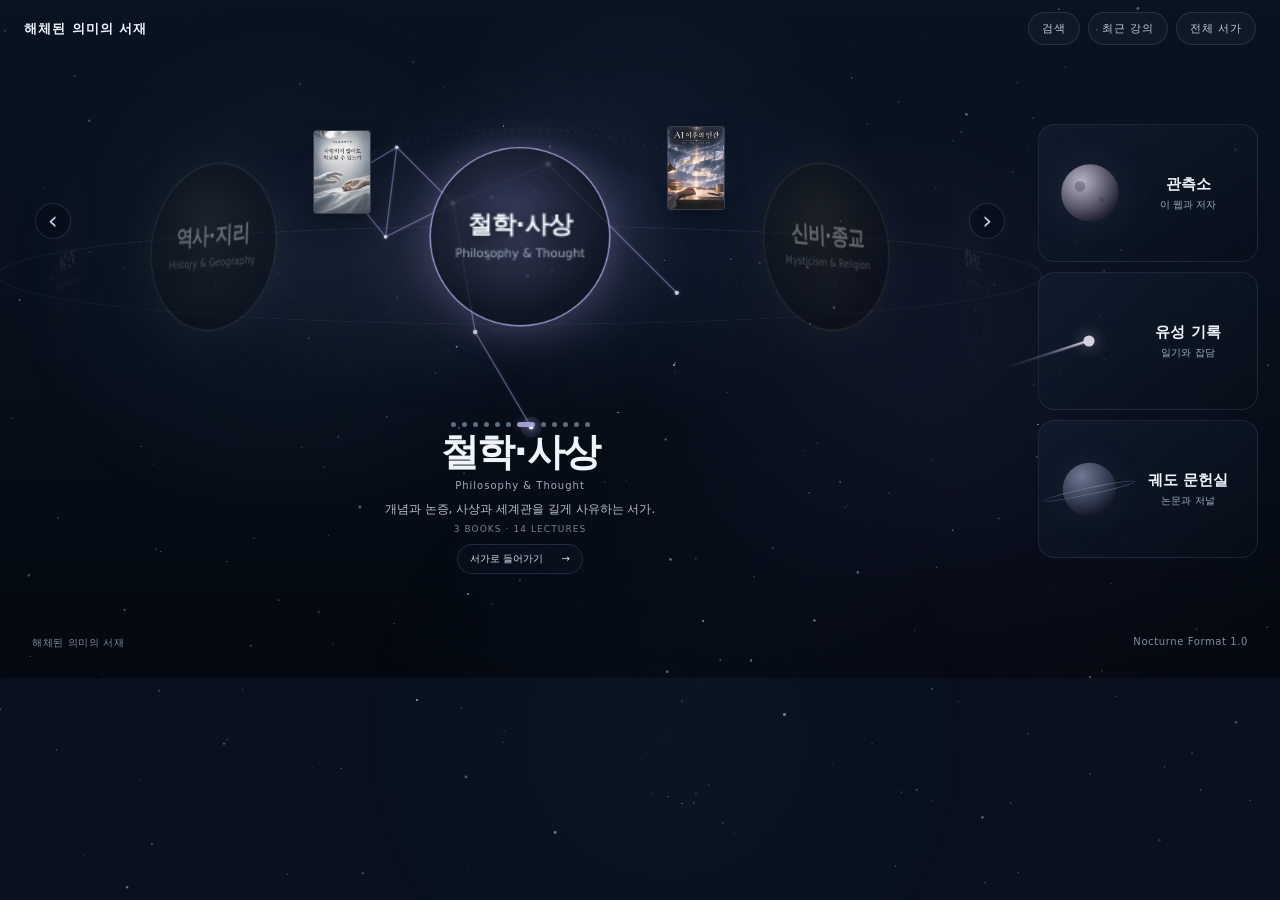
<file: web/index.html>
<!doctype html>
<html lang="ko">
<head>
  <meta charset="utf-8">
  <meta name="viewport" content="width=device-width, initial-scale=1">
  <meta name="robots" content="index,follow">
  <meta name="theme-color" content="#0a1220">
  <title>해체된 의미의 서재</title>
  <meta name="description" content="의학, 자연과학, 수학·전산, 인문사회와 개인 기록을 아우르는 개인 디지털 서재.">
  <link rel="canonical" href="./">
  <link rel="stylesheet" href="front.css?v=0.20.0">
  <link rel="icon" type="image/png" href="assets/nata.png">
</head>
<body>
  <div class="cosmic-stage" aria-hidden="true">
    <canvas id="far-stars" class="star-layer star-layer-far"></canvas>
    <canvas id="mid-stars" class="star-layer star-layer-mid"></canvas>
    <div id="near-stars" class="near-stars"></div>
    <div class="cosmic-haze"></div>
  </div>
  <header class="front-header">
    <a class="wordmark" href="index.html"><strong>해체된 의미의 서재</strong></a>
    <nav class="plain-nav" aria-label="일반 탐색">
      <button type="button" data-open-panel="search">검색</button>
      <button type="button" data-open-panel="recent">최근 강의</button>
      <button type="button" data-open-panel="all">전체 서가</button>
    </nav>
  </header>

  <main class="front-main">
    <div class="front-layout">
    <section class="zodiac-zone" aria-labelledby="category-title">
      <div class="ring-viewport" id="ring-viewport">
        <div class="focus-nebula" id="focus-nebula" aria-hidden="true"></div>
        <div class="constellation-host" id="constellation-host" aria-hidden="true"></div>
        <div class="orbit-line" aria-hidden="true"></div>
        <svg class="book-orbits" viewBox="-340 -210 680 420" aria-hidden="true">
          <path class="book-orbit book-orbit-a" d="M -225 62 A 245 118 0 0 1 225 -62" />
          <path class="book-orbit book-orbit-b" d="M -282 -46 A 300 158 0 0 1 260 104" />
        </svg>
        <div class="satellite-field" id="satellite-field" aria-label="선택된 서가의 최근 책"></div>
        <button class="ring-arrow ring-arrow-left" id="ring-prev" type="button" aria-label="이전 카테고리">‹</button>
        <div class="ring-scene" id="ring-scene" tabindex="0" aria-label="12개 카테고리 회전 선택">
          <div class="ring" id="ring"></div>
        </div>
        <button class="ring-arrow ring-arrow-right" id="ring-next" type="button" aria-label="다음 카테고리">›</button>
      </div>
      <div class="ring-dots" id="ring-dots" aria-label="카테고리 빠른 이동"></div>

      <section class="category-focus" id="category-focus">
        <h1 id="category-title">철학·사상</h1>
        <p class="category-en" id="category-en">Philosophy & Thought</p>
        <p class="category-description" id="category-description"></p>
        <div class="category-stats" id="category-stats"></div>
        <div class="focus-actions">
          <a id="enter-shelf" class="primary-link" href="shelf.html">서가로 들어가기 <span>→</span></a>
        </div>
      </section>


    </section>

    <aside class="portal-rail" aria-label="다른 공간">
      <button class="portal-tile portal-moon" type="button" data-open-portal="about">
        <span class="celestial-object moon-object" aria-hidden="true"></span>
        <span class="portal-copy"><strong>관측소</strong><em>이 웹과 저자</em></span>
      </button>
      <button class="portal-tile portal-comet" type="button" data-open-portal="diary">
        <span class="celestial-object comet-object" aria-hidden="true"></span>
        <span class="portal-copy"><strong>유성 기록</strong><em>일기와 잡담</em></span>
      </button>
      <button class="portal-tile portal-planet" type="button" data-open-portal="journal">
        <span class="celestial-object planet-object" aria-hidden="true"></span>
        <span class="portal-copy"><strong>궤도 문헌실</strong><em>논문과 저널</em></span>
      </button>
    </aside>
    </div>
  </main>

  <aside id="nav-panel" class="nav-panel" hidden>
    <div class="nav-panel-backdrop" data-close-panel></div>
    <section class="nav-panel-card" role="dialog" aria-modal="true" aria-labelledby="nav-panel-title">
      <header><div><span class="micro" id="nav-panel-kicker">서재</span><h2 id="nav-panel-title">탐색</h2></div><button type="button" data-close-panel aria-label="닫기">×</button></header>
      <div id="panel-search" class="panel-view" hidden>
        <label class="search-box"><span>검색</span><input id="library-search" type="search" placeholder="시리즈·강의·카테고리 검색"></label>
        <div id="search-results" class="panel-results"></div>
      </div>
      <div id="panel-recent" class="panel-view" hidden><div id="recent-results" class="panel-results"></div></div>
      <div id="panel-all" class="panel-view" hidden><div id="all-categories" class="category-grid"></div></div>
    </section>
  </aside>


  <aside id="portal-panel" class="portal-panel" hidden>
    <div class="portal-panel-backdrop" data-close-portal></div>
    <section class="portal-panel-card" role="dialog" aria-modal="true" aria-labelledby="portal-panel-title">
      <button class="portal-close" type="button" data-close-portal aria-label="닫기">×</button>
      <div id="portal-panel-symbol" class="portal-panel-symbol">◐</div>
      <div id="portal-panel-label" class="micro">관측소</div>
      <h2 id="portal-panel-title">관측소</h2>
      <div id="portal-panel-content" class="portal-panel-content"></div>
      <a id="portal-panel-more" class="primary-link" href="auxiliary.html?view=about">별도 페이지로 열기 <span>→</span></a>
    </section>
  </aside>

  <footer class="front-footer"><span>해체된 의미의 서재</span><span>Nocturne Format 1.0</span></footer>
  <script src="front.js?v=0.20.0"></script>
</body>
</html>
</file>
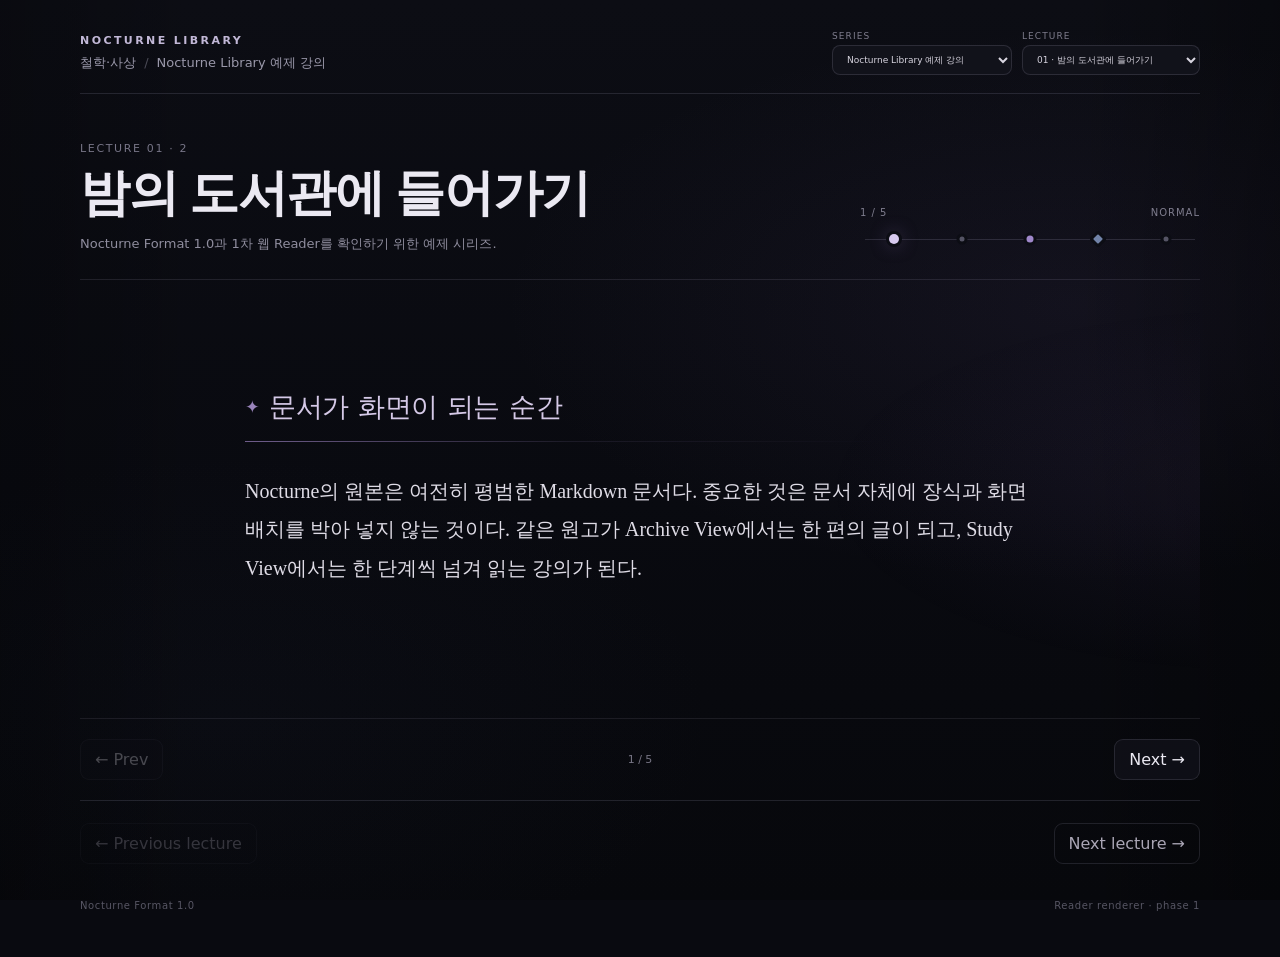
<file: nocturne-library-web-v0.2/web/index.html>
<!doctype html>
<html lang="ko">
<head>
  <meta charset="utf-8">
  <meta name="viewport" content="width=device-width, initial-scale=1">
  <meta name="theme-color" content="#0b0c13">
  <title>Nocturne Library</title>
  <link rel="stylesheet" href="styles.css">
</head>
<body>
  <div class="ambient" aria-hidden="true"></div>
  <main class="shell">
    <header class="topbar">
      <div class="identity">
        <div class="brand">NOCTURNE LIBRARY</div>
        <div class="crumbs"><span id="category-name">Library</span><span class="sep">/</span><span id="series-name">Loading…</span></div>
      </div>
      <div class="top-actions">
        <label class="select-wrap" title="시리즈 선택">
          <span>Series</span>
          <select id="series-select" aria-label="시리즈 선택"></select>
        </label>
        <label class="select-wrap" title="강의 선택">
          <span>Lecture</span>
          <select id="lecture-select" aria-label="강의 선택"></select>
        </label>
      </div>
    </header>

    <section class="lecture-head">
      <div>
        <div class="eyebrow" id="lecture-index">Lecture</div>
        <h1 id="lecture-title">Loading…</h1>
        <p id="series-description" class="series-description"></p>
      </div>
      <div class="progress-box">
        <div class="progress-meta"><span id="progress-label">0 / 0</span><span id="block-state">NORMAL</span></div>
        <div id="progress" class="progress" aria-label="강의 진행도"></div>
      </div>
    </section>

    <div id="notice" class="notice" hidden></div>
    <section id="reader" class="reader" aria-live="polite"></section>

    <nav class="section-nav" aria-label="본문 탐색">
      <button id="prev-section" type="button">← Prev</button>
      <div class="section-count" id="section-count">0 / 0</div>
      <button id="next-section" type="button">Next →</button>
    </nav>

    <nav class="lecture-nav" aria-label="강의 탐색">
      <button id="prev-lecture" type="button">← Previous lecture</button>
      <button id="next-lecture" type="button">Next lecture →</button>
    </nav>

    <footer>
      <span id="status">Nocturne Format 1.0</span>
      <span>Reader renderer · phase 1</span>
    </footer>
  </main>
  <script src="../core.js"></script>
  <script src="app.js"></script>
</body>
</html>
</file>
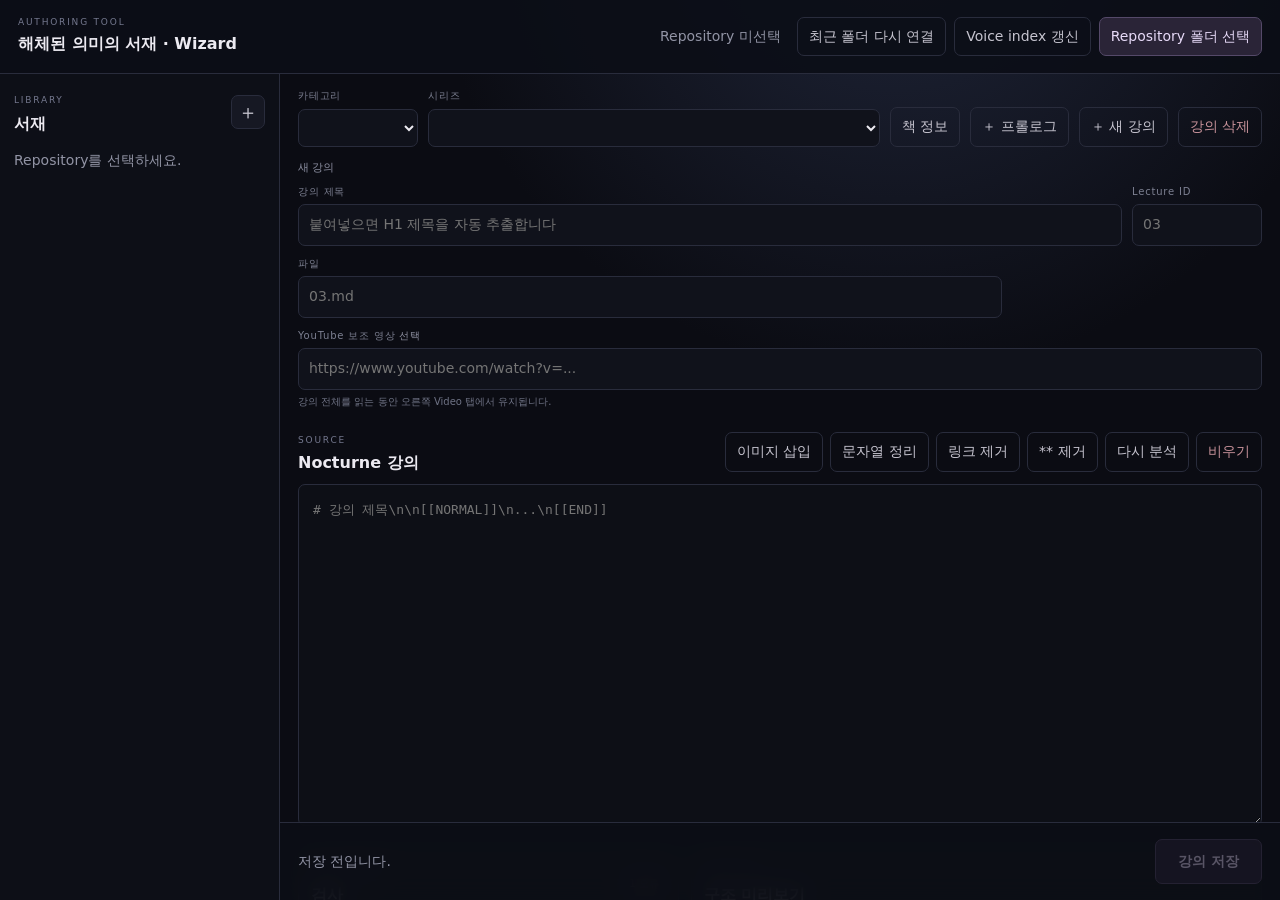
<file: tools/wizard/index.html>
<!doctype html>
<html lang="ko">
<head>
  <meta charset="utf-8">
  <meta name="viewport" content="width=device-width,initial-scale=1">
  <title>해체된 의미의 서재 · Authoring Wizard</title>
  <link rel="stylesheet" href="wizard.css?v=0.24.2">
</head>
<body>
  <header class="topbar">
    <div>
      <div class="eyebrow">AUTHORING TOOL</div>
      <h1>해체된 의미의 서재 · Wizard</h1>
    </div>
    <div class="repo-strip">
      <span id="repoState" class="repo-state">Repository 미선택</span>
      <button id="reconnectBtn" class="ghost">최근 폴더 다시 연결</button>
      <button id="refreshVoiceIndexBtn" class="ghost">Voice index 갱신</button>
      <button id="chooseRepoBtn" class="primary">Repository 폴더 선택</button>
    </div>
  </header>

  <main class="workspace">
    <aside class="sidebar">
      <div class="side-head">
        <div><span class="eyebrow">LIBRARY</span><h2>서재</h2></div>
        <button id="newSeriesBtn" class="icon-btn" title="새 시리즈">＋</button>
      </div>
      <div id="libraryTree" class="library-tree"><p class="muted">Repository를 선택하세요.</p></div>
    </aside>

    <section class="editor">
      <div class="editor-toolbar">
        <div class="field compact"><label>카테고리</label><select id="categorySelect"></select></div>
        <div class="field series-field"><label>시리즈</label><select id="seriesSelect"></select></div>
        <button id="editSeriesBtn" class="ghost">책 정보</button><button id="newPrologueBtn" class="ghost">＋ 프롤로그</button><button id="newLectureBtn" class="ghost">＋ 새 강의</button><button id="deleteLectureBtn" class="ghost danger" disabled>강의 삭제</button>
      </div>

      <div id="modeBanner" class="mode-banner">새 강의</div>

      <div class="meta-grid">
        <div class="field wide"><label>강의 제목</label><input id="lectureTitle" placeholder="붙여넣으면 H1 제목을 자동 추출합니다"></div>
        <div class="field"><label>Lecture ID</label><input id="lectureId" placeholder="03"></div>
        <div class="field"><label>파일</label><input id="lectureFile" placeholder="03.md"></div>
        <div class="field lecture-video-field"><label>YouTube 보조 영상 <span class="muted">선택</span></label><input id="lectureVideoUrl" type="url" placeholder="https://www.youtube.com/watch?v=..."><small class="field-help">강의 전체를 읽는 동안 오른쪽 Video 탭에서 유지됩니다.</small></div>
      </div>

      <div class="paste-head">
        <div><span class="eyebrow">SOURCE</span><h2>Nocturne 강의</h2></div>
        <div class="source-actions"><button id="insertImageBtn" class="ghost">이미지 삽입</button><button id="replaceToolBtn" class="ghost">문자열 정리</button><button id="stripLinksBtn" class="ghost">링크 제거</button><button id="stripBoldBtn" class="ghost">** 제거</button><button id="analyzeBtn" class="ghost">다시 분석</button><button id="clearBtn" class="ghost danger">비우기</button></div>
      </div>
      <textarea id="sourceInput" spellcheck="false" placeholder="# 강의 제목\n\n[[NORMAL]]\n...\n[[END]]"></textarea>

      <section id="speakerPanel" class="speaker-panel hidden">
        <div class="section-head"><div><span class="eyebrow">DIALOGUE</span><h2>화자 프로필</h2></div><span class="muted">시리즈 공통 metadata에 저장</span></div>
        <div id="speakerList" class="speaker-list"></div>
      </section>

      <div class="bottom-grid">
        <section class="validation-panel">
          <div class="section-head"><div><span class="eyebrow">VALIDATION</span><h2>검사</h2></div><span id="validationSummary" class="status-pill">대기</span></div>
          <div id="stats" class="stats"></div>
          <div id="issues" class="issues"><p class="muted">강의를 붙여넣으면 검사합니다.</p></div>
        </section>
        <section class="preview-panel">
          <div class="section-head"><div><span class="eyebrow">PREVIEW</span><h2>구조 미리보기</h2></div></div>
          <div id="preview" class="preview"><p class="muted">미리보기 없음</p></div>
        </section>
      </div>

      <footer class="savebar">
        <div id="saveMessage" class="save-message">저장 전입니다.</div>
        <button id="saveBtn" class="primary large" disabled>강의 저장</button>
      </footer>
    </section>
  </main>

  <dialog id="seriesDialog">
    <form method="dialog" id="seriesForm" class="dialog-form">
      <div class="section-head"><div><span class="eyebrow">NEW SERIES</span><h2>새 시리즈</h2></div><button value="cancel" class="icon-btn">×</button></div>
      <div class="field" id="newSeriesCategoryField"><label>카테고리</label><select id="newSeriesCategory"></select><small class="field-help">강의 시리즈에만 사용됩니다.</small></div>
      <div class="field"><label>Series ID</label><input id="newSeriesId" placeholder="topology-theology" required></div>
      <div class="field"><label>제목</label><input id="newSeriesTitle" required></div>
      <div class="field"><label>설명</label><textarea id="newSeriesDescription" rows="3"></textarea></div>
      <div class="field"><label>종류</label><select id="newSeriesKind"><option value="lecture">강의</option><option value="diary">유성 기록</option><option value="journal">궤도 문헌실</option></select></div>
      <div class="dialog-actions"><button value="cancel" class="ghost">취소</button><button id="createSeriesBtn" value="default" class="primary">생성</button></div>
    </form>
  </dialog>


  <dialog id="seriesEditDialog">
    <form method="dialog" id="seriesEditForm" class="dialog-form">
      <div class="section-head"><div><span class="eyebrow">BOOK METADATA</span><h2>책 정보</h2></div><button value="cancel" class="icon-btn">×</button></div>
      <div class="field"><label>제목</label><input id="editSeriesTitle" required></div>
      <div class="field"><label>짧은 설명</label><textarea id="editSeriesDescription" rows="3"></textarea></div>
      <div class="field"><label>프롤로그 <span id="prologueCount" class="muted">0 / 500</span></label><textarea id="editSeriesPrologue" rows="7" maxlength="500" placeholder="선택 사항 · 500자 이하"></textarea></div>
      <div class="cover-editor">
        <div id="coverPreview" class="cover-preview"><span>표지 없음</span></div>
        <div class="cover-actions"><div id="coverPath" class="muted">이미지 없음 · 제목형 표지를 사용합니다.</div><button id="pickCoverBtn" type="button" class="ghost">표지 이미지 선택</button><button id="clearCoverBtn" type="button" class="ghost danger">표지 제거</button></div>
      </div>
      <div class="field">
        <label>책 진입 음성 <span class="muted">WAV · 선택</span></label>
        <div id="bookIntroPath" class="muted">음성 없음</div>
        <div class="source-actions"><button id="pickBookIntroBtn" type="button" class="ghost">WAV 선택</button><button id="clearBookIntroBtn" type="button" class="ghost danger">음성 제거</button></div>
        <small class="field-help">책 서가(book.html)에 진입할 때 한 번 재생합니다. 저장 시 시리즈 assets/book-intro.wav로 복사됩니다.</small>
      </div>
      <div class="dialog-actions"><button value="cancel" class="ghost">취소</button><button id="saveSeriesMetaBtn" value="default" class="primary">책 정보 저장</button></div>
    </form>
  </dialog>

  <script src="../../web/core.js"></script>
  <script src="repository.js?v=0.24.2"></script>
  <script src="validator.js?v=0.24.2"></script>
  <script src="preview.js?v=0.24.2"></script>
  <script src="wizard.js?v=0.24.2"></script>

  <dialog id="replaceDialog">
    <form method="dialog" class="dialog-form" id="replaceForm">
      <div><span class="eyebrow">TEXT CLEANUP</span><h2>문자열 일괄 바꾸기</h2></div>
      <label class="field"><span>찾을 문자열</span><input id="replaceFind" autocomplete="off" placeholder="예: **"></label>
      <label class="field"><span>바꿀 문자열</span><input id="replaceWith" autocomplete="off" placeholder="비워두면 삭제"></label>
      <div id="replaceCount" class="muted">0개 발견</div>
      <div class="dialog-actions"><button value="cancel" class="ghost">취소</button><button id="replaceAllBtn" type="button" class="primary">모두 바꾸기</button></div>
    </form>
  </dialog>
</body>
</html>
</file>
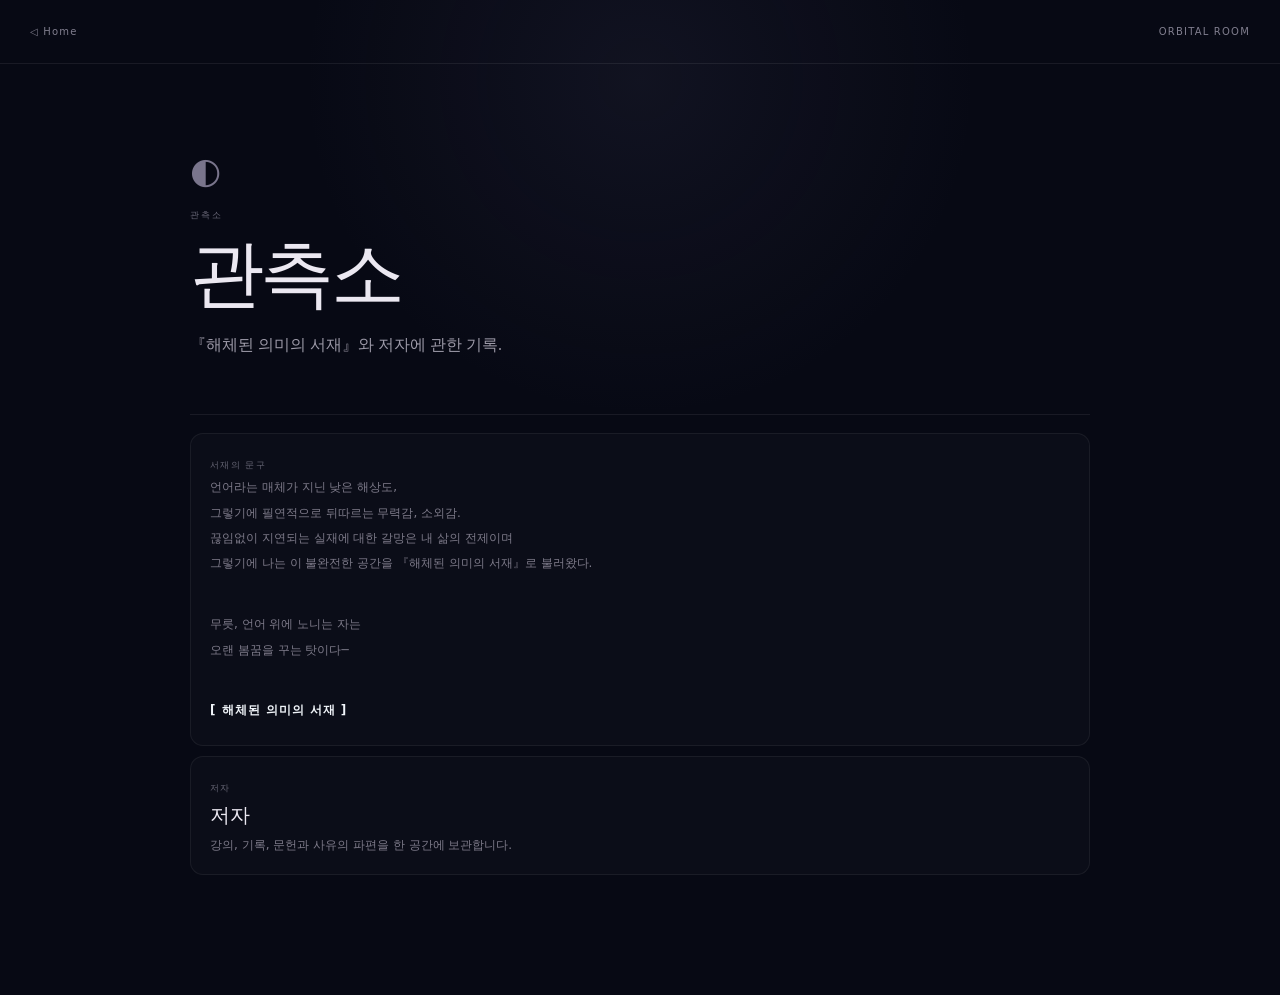
<file: web/auxiliary.html>
<!doctype html><html lang="ko"><head><meta charset="utf-8"><meta name="viewport" content="width=device-width,initial-scale=1"><meta name="robots" content="index,follow">
  <meta name="theme-color" content="#070914"><title>해체된 의미의 서재</title><meta id="seo-description" name="description" content="해체된 의미의 서재의 부속 공간."><link id="seo-canonical" rel="canonical" href="./"><link rel="stylesheet" href="auxiliary.css?v=0.20.0">  <link rel="icon" type="image/png" href="assets/nata.png">
</head><body><header><a href="index.html">◁ Home</a><span id="aux-kicker">ORBITAL ROOM</span></header><main><div id="aux-symbol" class="aux-symbol">○</div><div class="aux-copy"><div id="aux-label" class="aux-label">ABOUT</div><h1 id="aux-title">관측소</h1><p id="aux-intro"></p></div><section id="aux-content" class="aux-content"></section></main><script src="auxiliary.js?v=0.20.0"></script></body></html>
</file>
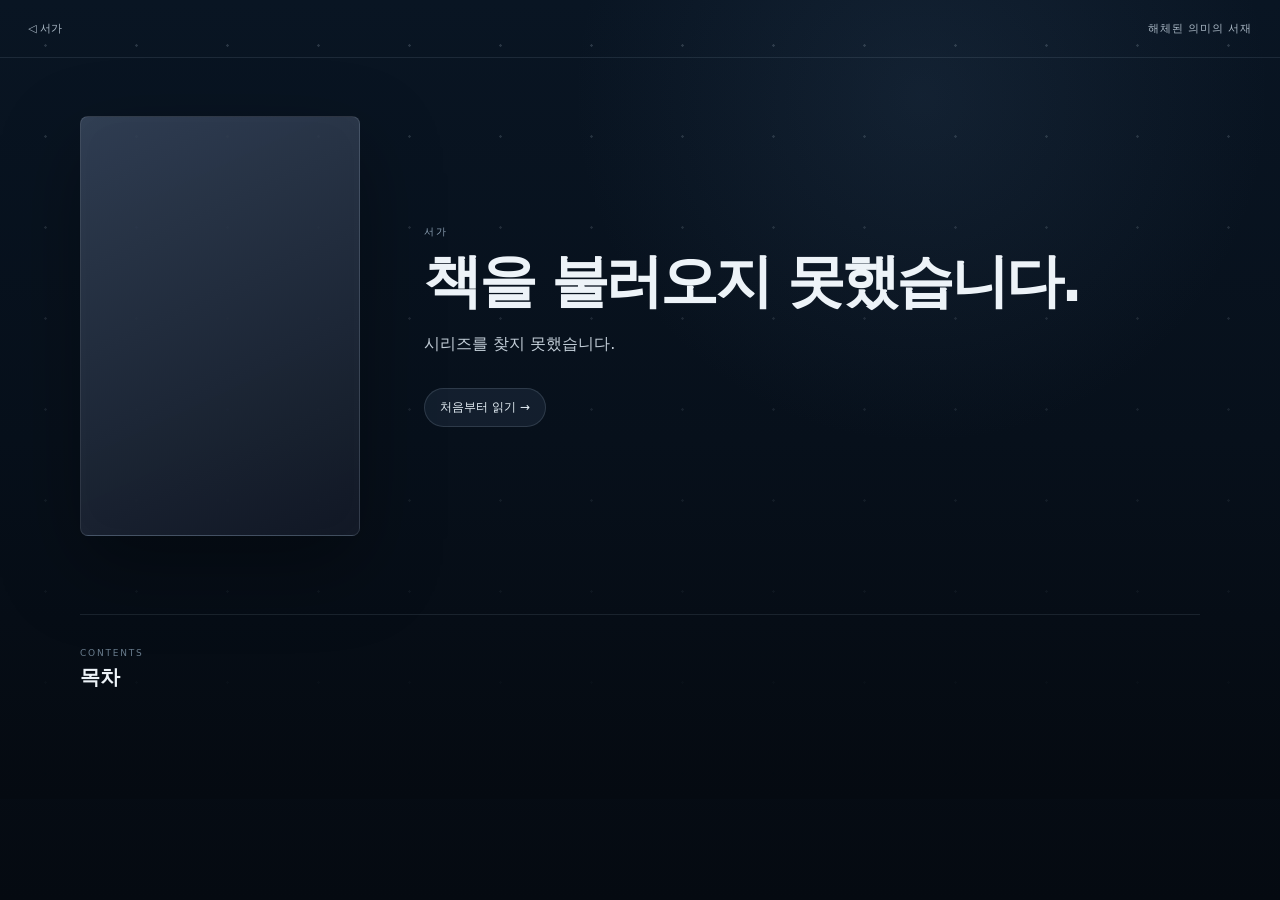
<file: web/book.html>
<!doctype html>
<html lang="ko">
<head>
  <meta charset="utf-8">
  <meta name="viewport" content="width=device-width,initial-scale=1">
  <meta name="robots" content="index,follow">
  <meta name="theme-color" content="#08111d">
  <title>책 · 해체된 의미의 서재</title>
  <meta id="seo-description" name="description" content="해체된 의미의 서재의 책.">
  <link id="seo-canonical" rel="canonical" href="./">
  <meta id="seo-og-title" property="og:title" content="해체된 의미의 서재">
  <meta id="seo-og-description" property="og:description" content="해체된 의미의 서재의 책.">
  <meta property="og:type" content="article">
  <link rel="stylesheet" href="book.css?v=0.22.1">
  <link rel="icon" type="image/png" href="assets/nata.png">
</head>
<body>
  <div class="book-stars" aria-hidden="true"></div>
  <header class="book-header">
    <a id="back-shelf" href="index.html">◁ 서가</a>
    <a href="index.html" class="home-link">해체된 의미의 서재</a>
  </header>
  <main class="book-shell">
    <section class="book-hero">
      <div id="cover" class="cover" aria-label="책 표지"></div>
      <div class="book-copy">
        <div id="category-name" class="eyebrow">서가</div>
        <h1 id="book-title">Loading…</h1>
        <p id="book-description" class="description"></p>
        <div id="book-meta" class="book-meta"></div>
        <div id="prologue-wrap" class="prologue-wrap" hidden>
          <div class="prologue-rule"></div>
          <p id="book-prologue" class="prologue"></p>
        </div>
        <div class="book-actions">
          <a id="start-reading" class="primary" href="#">처음부터 읽기 →</a>
          <a id="continue-reading" class="secondary" href="#" hidden>이어서 읽기</a>
        </div>
      </div>
    </section>
    <section class="toc-section">
      <div class="toc-head"><span>CONTENTS</span><h2>목차</h2></div>
      <div id="lecture-list" class="lecture-list"></div>
    </section>
  </main>
  <script src="book.js?v=0.22.1"></script>
</body>
</html>
</file>
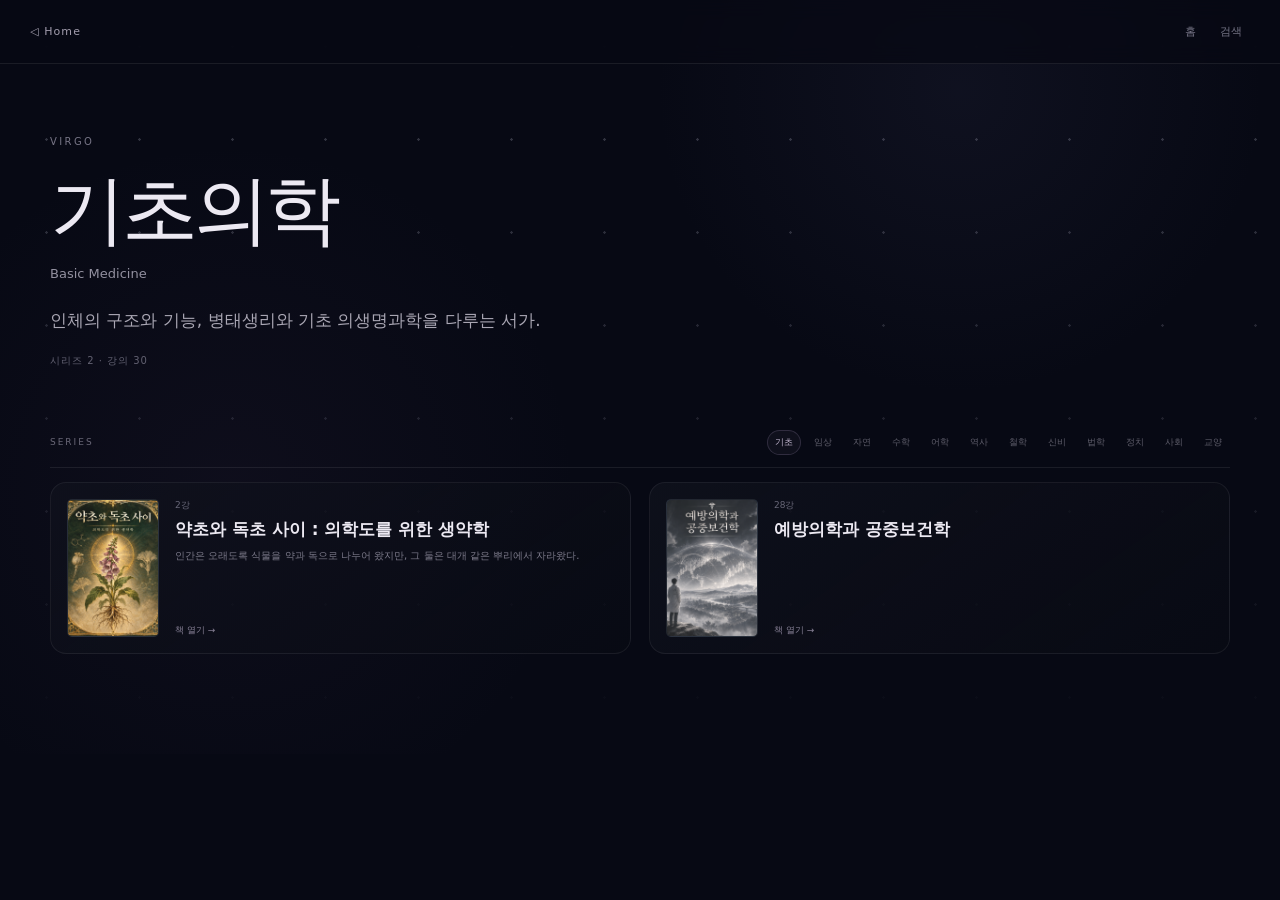
<file: web/shelf.html>
<!doctype html>
<html lang="ko">
<head>
  <meta charset="utf-8"><meta name="viewport" content="width=device-width, initial-scale=1"><meta name="robots" content="index,follow">
  <meta name="theme-color" content="#070914">
  <title>서가 · 해체된 의미의 서재</title><meta id="seo-description" name="description" content="해체된 의미의 서재의 분야별 장서."><link id="seo-canonical" rel="canonical" href="./"><link rel="stylesheet" href="shelf.css?v=0.20.0">
  <link rel="icon" type="image/png" href="assets/nata.png">
</head>
<body>
  <div class="shelf-stars" aria-hidden="true"></div>
  <header class="shelf-header"><a href="index.html" class="back">◁ Home</a><nav><a href="index.html">홈</a><button id="shelf-search-open" type="button">검색</button></nav></header>
  <main class="shelf-shell">
    <section class="shelf-hero"><div class="shelf-constellation" id="shelf-constellation">Aquarius</div><h1 id="shelf-title">철학·사상</h1><p id="shelf-en"></p><p id="shelf-description"></p><div id="shelf-stats" class="shelf-stats"></div></section>
    <section class="series-shelf"><div class="shelf-section-head"><span>SERIES</span><div id="category-switcher" class="category-switcher"></div></div><div id="series-list" class="series-list"></div></section>
  </main>
  <aside id="shelf-search" class="shelf-search" hidden><div class="shelf-search-backdrop" data-close></div><section><header><strong>Search this shelf</strong><button data-close type="button">×</button></header><input id="shelf-search-input" type="search" placeholder="시리즈 또는 강의 제목"><div id="shelf-search-results"></div></section></aside>
  <script src="shelf.js?v=0.20.0"></script>
</body></html>
</file>
<file: web/front.css>
:root {
  color-scheme: dark;
  --bg: #050711;
  --panel: rgba(12, 15, 27, .76);
  --line: rgba(180, 188, 225, .13);
  --text: #eeeaf5;
  --muted: #8c8da1;
  --violet: #b8a2d2;
  --violet-2: #7c6d98;
  --blue: #8699b6;
  --ring-radius: 520px;
}
* { box-sizing: border-box; }
html, body { margin:0; min-height:100%; background:var(--bg); color:var(--text); font-family:system-ui,-apple-system,BlinkMacSystemFont,"Segoe UI",sans-serif; }
body { overflow-x:hidden; background:radial-gradient(circle at 50% 35%, #151425 0, #090b16 34%, #050711 72%, #03040a 100%); }
a { color:inherit; text-decoration:none; }
button, input { font:inherit; }
button { color:inherit; }
.star-canvas { position:fixed; inset:0; width:100%; height:100%; pointer-events:none; z-index:0; opacity:.78; }
.cosmic-haze { position:fixed; inset:-15%; z-index:0; pointer-events:none; background:
  radial-gradient(circle at 22% 32%, rgba(95,76,135,.14), transparent 24%),
  radial-gradient(circle at 78% 42%, rgba(50,85,120,.10), transparent 27%),
  radial-gradient(circle at 52% 80%, rgba(105,72,125,.08), transparent 28%);
  filter: blur(14px);
}
.front-header { position:relative; z-index:5; height:76px; display:flex; align-items:center; justify-content:space-between; padding:0 34px; border-bottom:1px solid rgba(255,255,255,.055); background:linear-gradient(180deg,rgba(5,7,17,.92),rgba(5,7,17,.38)); backdrop-filter:blur(12px); }
.wordmark { display:flex; gap:9px; align-items:baseline; letter-spacing:.18em; font-size:12px; color:#b6b1c5; }
.wordmark strong { color:#f0ebf7; font-weight:650; }
.plain-nav { display:flex; align-items:center; gap:8px; }
.plain-nav button { border:1px solid rgba(255,255,255,.08); background:rgba(255,255,255,.025); border-radius:999px; padding:8px 13px; font-size:11px; letter-spacing:.08em; color:#9e9bad; cursor:pointer; transition:.2s ease; }
.plain-nav button:hover { color:#f0ebf7; border-color:rgba(184,162,210,.28); background:rgba(184,162,210,.06); }
.front-main { position:relative; z-index:2; width:min(1480px,100%); margin:0 auto; padding:42px 26px 70px; }
.zodiac-zone { min-height:860px; text-align:center; }
.ring-kicker, .micro { font-size:10px; letter-spacing:.24em; color:#77778a; }
.ring-viewport { position:relative; height:330px; margin:6px auto -8px; display:flex; align-items:center; justify-content:center; perspective:1200px; overflow:hidden; mask-image:linear-gradient(90deg,transparent 0,#000 15%,#000 85%,transparent 100%); }
.ring-scene { width:min(980px,76vw); height:280px; position:relative; transform-style:preserve-3d; outline:none; cursor:grab; }
.ring-scene:active { cursor:grabbing; }
.ring { position:absolute; inset:0; transform-style:preserve-3d; transition:transform .68s cubic-bezier(.22,.61,.36,1); will-change:transform; }
.ring.is-dragging { transition:none; }
.ring-item { position:absolute; left:50%; top:50%; width:250px; height:132px; margin-left:-125px; margin-top:-66px; transform-style:preserve-3d; backface-visibility:hidden; border:1px solid rgba(255,255,255,.08); border-radius:22px; background:linear-gradient(145deg,rgba(24,26,43,.88),rgba(10,12,23,.70)); box-shadow:0 22px 70px rgba(0,0,0,.24); display:flex; align-items:center; justify-content:center; transition:opacity .35s ease, filter .35s ease, box-shadow .35s ease, border-color .35s ease; cursor:pointer; overflow:hidden; }
.ring-item::before { content:""; position:absolute; inset:0; background:radial-gradient(circle at 50% 110%,rgba(160,140,202,.15),transparent 55%); }
.ring-item .ring-copy { position:relative; z-index:1; display:grid; gap:7px; }
.ring-item .ring-constellation { font-size:10px; letter-spacing:.18em; color:#827f94; text-transform:uppercase; }
.ring-item strong { font-family:system-ui,-apple-system,BlinkMacSystemFont,"Segoe UI",sans-serif; font-size:26px; font-weight:600; letter-spacing:-.03em; }
.ring-item em { font-style:normal; font-size:11px; color:#8d8b9d; }
.ring-item.is-focus { border-color:rgba(188,166,221,.34); box-shadow:0 25px 85px rgba(80,52,110,.18), inset 0 0 38px rgba(161,130,196,.05); }
.ring-item.is-adjacent { opacity:.48; filter:saturate(.65) brightness(.76); }
.ring-item.is-far { opacity:0; pointer-events:none; }
.ring-arrow { position:absolute; z-index:4; width:44px; height:44px; border-radius:50%; border:1px solid rgba(255,255,255,.08); background:rgba(8,10,18,.55); color:#9c96ad; font-size:30px; line-height:1; cursor:pointer; backdrop-filter:blur(8px); }
.ring-arrow:hover { color:#eee9f7; border-color:rgba(184,162,210,.27); }
.ring-arrow-left { left:max(18px,5vw); }
.ring-arrow-right { right:max(18px,5vw); }
.ring-dots { display:flex; justify-content:center; gap:8px; margin:0 0 25px; }
.ring-dot { width:5px; height:5px; border:0; padding:0; border-radius:50%; background:#4d4b59; cursor:pointer; transition:.2s ease; }
.ring-dot.active { width:18px; border-radius:99px; background:#b6a3ca; }
.category-focus { max-width:720px; margin:0 auto; min-height:250px; }
.constellation-line { display:flex; justify-content:center; gap:8px; align-items:center; color:#827e91; font-size:11px; letter-spacing:.18em; text-transform:uppercase; }
.constellation-line span:first-child { color:#b8a7ce; font-size:13px; }
.category-focus h1 { margin:13px 0 4px; font-family:system-ui,-apple-system,BlinkMacSystemFont,"Segoe UI",sans-serif; font-size:clamp(36px,4vw,58px); font-weight:550; letter-spacing:-.045em; }
.category-en { margin:0; color:#9290a0; font-size:13px; }
.category-description { margin:23px auto 14px; max-width:620px; color:#aaa8b6; line-height:1.8; font-family:system-ui,-apple-system,BlinkMacSystemFont,"Segoe UI",sans-serif; font-size:16px; }
.category-stats { color:#686879; font-size:11px; letter-spacing:.08em; }
.focus-actions { margin-top:24px; }
.primary-link { display:inline-flex; align-items:center; gap:18px; border:1px solid rgba(186,165,214,.20); border-radius:999px; padding:11px 17px 11px 19px; font-size:12px; color:#c7bfd2; background:rgba(122,94,151,.06); }
.primary-link:hover { background:rgba(122,94,151,.12); color:#f1ebf7; }
.recent-category { max-width:1080px; margin:52px auto 0; text-align:left; }
.section-heading { display:flex; align-items:flex-end; justify-content:space-between; padding-bottom:13px; border-bottom:1px solid var(--line); }
.section-heading h2 { margin:4px 0 0; font-family:system-ui,-apple-system,BlinkMacSystemFont,"Segoe UI",sans-serif; font-weight:550; font-size:22px; }
.section-heading a { color:#777687; font-size:11px; }
.series-row { display:grid; grid-template-columns:repeat(3,minmax(0,1fr)); gap:12px; margin-top:14px; }
.series-card { min-height:120px; border:1px solid rgba(255,255,255,.07); background:linear-gradient(145deg,rgba(15,17,28,.72),rgba(8,10,18,.54)); border-radius:15px; padding:18px; display:flex; flex-direction:column; justify-content:space-between; transition:.2s ease; }
.series-card:hover { transform:translateY(-2px); border-color:rgba(184,162,210,.21); background:linear-gradient(145deg,rgba(24,21,34,.79),rgba(10,12,20,.62)); }
.series-card small { color:#6f6d7c; font-size:9px; letter-spacing:.16em; text-transform:uppercase; }
.series-card strong { font-family:system-ui,-apple-system,BlinkMacSystemFont,"Segoe UI",sans-serif; font-size:17px; font-weight:550; line-height:1.4; }
.series-card p { color:#777586; font-size:11px; margin:8px 0 0; line-height:1.5; display:-webkit-box; -webkit-line-clamp:2; -webkit-box-orient:vertical; overflow:hidden; }
.empty-series { grid-column:1/-1; color:#696879; padding:28px 0; text-align:center; font-size:12px; }
.orbit-destinations { max-width:1080px; margin:118px auto 35px; display:grid; grid-template-columns:repeat(3,1fr); gap:28px; position:relative; }
.orbit-destinations::before { content:""; position:absolute; left:8%; right:8%; top:50%; height:1px; background:linear-gradient(90deg,transparent,rgba(129,126,154,.10),transparent); }
.celestial { min-height:210px; position:relative; display:flex; align-items:center; justify-content:center; flex-direction:column; gap:16px; }
.celestial-object { display:block; position:relative; transition:transform .4s ease, filter .4s ease; }
.celestial:hover .celestial-object { transform:scale(1.06); filter:brightness(1.12); }
.moon-object { width:72px; height:72px; border-radius:50%; background:radial-gradient(circle at 35% 30%,#b7b4c5,#605f70 45%,#242635 73%,#10131d); box-shadow:0 0 55px rgba(171,168,204,.12); }
.moon-object::after { content:""; position:absolute; width:13px; height:13px; border-radius:50%; background:rgba(45,46,58,.34); left:17px; top:21px; box-shadow:27px 17px 0 -3px rgba(45,46,58,.28),13px 34px 0 -5px rgba(45,46,58,.25); }
.comet-object { width:14px; height:14px; border-radius:50%; background:#d5d0de; box-shadow:0 0 18px rgba(213,208,222,.55); }
.comet-object::after { content:""; position:absolute; right:7px; top:5px; width:110px; height:3px; transform-origin:right center; transform:rotate(-18deg); background:linear-gradient(90deg,transparent,rgba(150,163,202,.35),#ddd7e7); filter:blur(.4px); }
.planet-object { width:67px; height:67px; border-radius:50%; background:radial-gradient(circle at 35% 25%,#6f7890,#30394e 52%,#151927 76%); box-shadow:0 0 42px rgba(88,108,147,.13); }
.planet-object::after { content:""; position:absolute; left:-25px; right:-25px; top:31px; height:7px; border:1px solid rgba(157,165,192,.40); border-radius:50%; transform:rotate(-12deg); }
.portal-copy { display:grid; gap:4px; text-align:center; position:relative; z-index:2; }
.portal-copy small { font-size:9px; letter-spacing:.2em; color:#6c6c7a; }
.portal-copy strong { font-family:system-ui,-apple-system,BlinkMacSystemFont,"Segoe UI",sans-serif; font-weight:550; font-size:20px; }
.portal-copy em { font-style:normal; font-size:11px; color:#797887; }
.front-footer { position:relative; z-index:2; display:flex; justify-content:space-between; padding:18px 32px 28px; color:#4f4f5d; font-size:10px; letter-spacing:.06em; }
.nav-panel[hidden] { display:none; }
.nav-panel { position:fixed; inset:0; z-index:20; display:grid; place-items:center; }
.nav-panel-backdrop { position:absolute; inset:0; background:rgba(2,3,8,.76); backdrop-filter:blur(8px); }
.nav-panel-card { width:min(920px,calc(100vw - 34px)); max-height:min(720px,calc(100vh - 50px)); overflow:auto; position:relative; z-index:1; border:1px solid rgba(255,255,255,.09); border-radius:22px; background:rgba(10,12,22,.94); box-shadow:0 30px 120px rgba(0,0,0,.55); padding:22px; }
.nav-panel-card header { display:flex; align-items:center; justify-content:space-between; border-bottom:1px solid var(--line); padding-bottom:14px; margin-bottom:18px; }
.nav-panel-card h2 { font-family:system-ui,-apple-system,BlinkMacSystemFont,"Segoe UI",sans-serif; margin:4px 0 0; font-weight:550; }
.nav-panel-card header button { border:0; background:transparent; color:#8b8999; font-size:28px; cursor:pointer; }
.search-box { display:grid; grid-template-columns:auto 1fr; gap:16px; align-items:center; border:1px solid rgba(255,255,255,.08); background:rgba(255,255,255,.025); border-radius:13px; padding:12px 14px; }
.search-box span { color:#6f6e7d; font-size:10px; letter-spacing:.16em; text-transform:uppercase; }
.search-box input { border:0; outline:0; background:transparent; color:#eeeaf5; width:100%; }
.panel-results { display:grid; gap:8px; margin-top:14px; }
.result-row { display:grid; grid-template-columns:150px 1fr auto; gap:14px; align-items:center; padding:13px; border-radius:11px; border:1px solid rgba(255,255,255,.05); background:rgba(255,255,255,.018); }
.result-row:hover { border-color:rgba(184,162,210,.18); }
.result-row small { color:#706f7e; font-size:10px; }
.result-row strong { font-family:system-ui,-apple-system,BlinkMacSystemFont,"Segoe UI",sans-serif; font-weight:550; }
.result-row span { color:#7c7b8a; font-size:11px; }
.category-grid { display:grid; grid-template-columns:repeat(3,1fr); gap:10px; }
.category-mini { padding:15px; border:1px solid rgba(255,255,255,.06); border-radius:12px; background:rgba(255,255,255,.02); }
.category-mini:hover { border-color:rgba(184,162,210,.18); }
.category-mini small { color:#666574; font-size:9px; letter-spacing:.12em; }
.category-mini strong { display:block; margin-top:5px; font-family:system-ui,-apple-system,BlinkMacSystemFont,"Segoe UI",sans-serif; font-weight:550; }
@media (max-width:900px) {
  :root { --ring-radius:390px; }
  .front-header { padding:0 18px; }
  .plain-nav button { padding:8px 9px; }
  .front-main { padding-left:14px; padding-right:14px; }
  .ring-scene { width:88vw; }
  .ring-item { width:210px; margin-left:-105px; }
  .series-row, .orbit-destinations { grid-template-columns:1fr; }
  .orbit-destinations { margin-top:76px; gap:4px; }
  .celestial { min-height:160px; }
  .category-grid { grid-template-columns:repeat(2,1fr); }
  .result-row { grid-template-columns:1fr; gap:4px; }
}
@media (max-width:560px) {
  .wordmark span { display:none; }
  .plain-nav { gap:3px; }
  .plain-nav button { border-color:transparent; background:transparent; font-size:10px; }
  .ring-arrow { width:38px; height:38px; }
  .ring-viewport { height:290px; }
  .category-focus h1 { font-size:38px; }
  .category-grid { grid-template-columns:1fr; }
}
@media (prefers-reduced-motion: reduce) {
  .ring, .ring-item, .celestial-object, .series-card { transition:none !important; }
}
.ring.no-animate { transition:none !important; }

/* v0.11 front redesign: 해체된 의미의 서재 */
:root{
  --bg:#08111d;
  --panel:rgba(13,23,38,.78);
  --line:rgba(177,204,230,.14);
  --text:#f0f5fb;
  --muted:#a6b2c1;
  --blue:#8fb5d8;
  --ring-radius:430px;
}
html,body{font-family:system-ui,-apple-system,BlinkMacSystemFont,"Segoe UI",sans-serif}
body{
  background:
    radial-gradient(circle at 42% 28%,rgba(57,94,132,.24),transparent 27%),
    radial-gradient(circle at 78% 68%,rgba(48,67,104,.14),transparent 29%),
    linear-gradient(180deg,#0b1525 0%,#08111d 48%,#060b13 100%);
}
.cosmic-haze{opacity:.9;background:
  radial-gradient(circle at 26% 26%,rgba(78,126,166,.18),transparent 24%),
  radial-gradient(circle at 72% 38%,rgba(86,96,150,.12),transparent 26%),
  radial-gradient(circle at 48% 82%,rgba(54,101,133,.08),transparent 30%)}
.front-header{height:58px;padding:0 24px;background:linear-gradient(180deg,rgba(8,17,29,.93),rgba(8,17,29,.44));}
.wordmark{letter-spacing:.08em;font-size:13px;color:#e8f2fb}
.wordmark strong{font-weight:650;color:#eef6ff}
.plain-nav button{color:#c1cedb;border-color:rgba(191,214,235,.13);background:rgba(195,219,244,.035)}
.plain-nav button:hover{color:#fff;border-color:rgba(143,181,216,.35);background:rgba(95,143,184,.10)}
.front-main{width:min(1460px,100%);padding:18px 22px 30px}
.front-layout{display:grid;grid-template-columns:minmax(0,1fr) 220px;gap:20px;align-items:start}
.zodiac-zone{min-height:0;text-align:center}
.ring-viewport{height:245px;margin:0 auto -12px;perspective:1250px;overflow:hidden;mask-image:linear-gradient(90deg,transparent 0,#000 6%,#000 94%,transparent 100%)}
.ring-scene{width:min(1040px,78vw);height:220px;transform:rotateX(9deg);transform-style:preserve-3d}
.ring{transition:transform .72s cubic-bezier(.2,.7,.24,1)}
.orbit-line{position:absolute;left:50%;top:54%;width:min(1000px,80vw);height:235px;transform:translate(-50%,-50%) rotateX(69deg);border:1px solid rgba(141,181,215,.22);border-radius:50%;box-shadow:0 0 24px rgba(73,116,157,.10),inset 0 0 24px rgba(73,116,157,.05);pointer-events:none}
.orbit-line::after{content:"";position:absolute;inset:-3px;border-radius:50%;border-top:1px solid rgba(183,213,239,.15);filter:blur(.3px)}
.ring-item{width:142px;height:142px;margin-left:-71px;margin-top:-71px;border-radius:50%;border:1px solid color-mix(in srgb,var(--accent) 46%,transparent);background:radial-gradient(circle at 42% 34%,color-mix(in srgb,var(--accent) 20%,#172234),rgba(11,18,30,.90) 68%);box-shadow:0 0 28px color-mix(in srgb,var(--accent) 16%,transparent),inset 0 0 26px rgba(255,255,255,.018);overflow:visible}
.ring-item::before{inset:-13px;border-radius:50%;background:radial-gradient(circle,color-mix(in srgb,var(--accent) 12%,transparent),transparent 68%);filter:blur(7px)}
.ring-item .ring-copy{gap:6px;max-width:116px}
.ring-item strong{font-family:system-ui,-apple-system,BlinkMacSystemFont,"Segoe UI",sans-serif;font-size:18px;font-weight:650;line-height:1.22;letter-spacing:-.02em;color:#eef5fb}
.ring-item em{font-size:9px;color:#a7b3bf;line-height:1.35}
.ring-item.is-focus{border-color:color-mix(in srgb,var(--accent) 78%,white 8%);box-shadow:0 0 38px color-mix(in srgb,var(--accent) 27%,transparent),0 20px 60px rgba(0,0,0,.26),inset 0 0 28px rgba(255,255,255,.025)}
.ring-item.is-adjacent{opacity:.68;filter:saturate(.75) brightness(.82)}
.ring-item.is-near{opacity:.24;filter:saturate(.55) brightness(.68);pointer-events:auto}
.ring-item.is-far{opacity:0;pointer-events:none}
.ring-arrow{width:36px;height:36px;font-size:25px;color:#c4d0dc;background:rgba(7,17,29,.58);border-color:rgba(182,207,230,.15)}
.ring-arrow-left{left:max(4px,1vw)}.ring-arrow-right{right:max(4px,1vw)}
.ring-dots{gap:6px;margin:0 0 8px}.ring-dot{background:#5c6d7e}.ring-dot.active{background:#b9d1e5}
.category-focus{max-width:760px;min-height:0;margin:0 auto}
.constellation-line{height:14px}.constellation-line span:first-child{color:#b7d2e8;font-size:12px}
.category-focus h1{margin:3px 0 2px;font-family:system-ui,-apple-system,BlinkMacSystemFont,"Segoe UI",sans-serif;font-size:clamp(28px,3.1vw,43px);font-weight:650;letter-spacing:-.04em}
.category-en{color:#b7c4d0;font-size:11px}
.category-description{margin:10px auto 7px;max-width:620px;color:#c3ced8;line-height:1.65;font-family:system-ui,-apple-system,BlinkMacSystemFont,"Segoe UI",sans-serif;font-size:13px}
.category-stats{color:#8798a8;font-size:10px}.focus-actions{margin-top:10px}
.primary-link{padding:8px 13px;color:#d2e0eb;border-color:rgba(155,194,225,.22);background:rgba(73,117,154,.08)}
.recent-category{max-width:980px;margin:20px auto 0;text-align:left}
.section-heading{padding-bottom:8px}.section-heading h2{margin:2px 0 0;font-family:system-ui,-apple-system,BlinkMacSystemFont,"Segoe UI",sans-serif;font-size:16px}.section-heading a{color:#a9b8c7}
.series-row{gap:9px;margin-top:9px}.series-card{min-height:92px;border-radius:12px;padding:13px;background:linear-gradient(145deg,rgba(18,31,48,.76),rgba(8,15,25,.65));border-color:rgba(183,207,229,.09)}
.series-card strong{font-family:system-ui,-apple-system,BlinkMacSystemFont,"Segoe UI",sans-serif;font-size:14px;font-weight:600}.series-card p{font-size:10px;color:#9aa9b8}.series-card small{color:#8395a6}
.portal-rail{display:grid;gap:10px;padding-top:26px;position:sticky;top:72px}
.portal-tile{width:100%;min-height:138px;border:1px solid rgba(183,208,232,.10);border-radius:16px;background:linear-gradient(145deg,rgba(18,31,49,.70),rgba(8,15,25,.58));color:inherit;display:grid;grid-template-columns:70px 1fr;align-items:center;gap:10px;padding:15px;text-align:left;cursor:pointer;transition:.25s ease}
.portal-tile:hover{transform:translateY(-2px);border-color:rgba(143,181,216,.30);background:linear-gradient(145deg,rgba(25,43,66,.78),rgba(9,18,30,.68))}
.portal-tile .celestial-object{margin:auto;transform:scale(.8)}
.portal-tile:hover .celestial-object{transform:scale(.86)}
.portal-copy{display:grid;gap:4px}.portal-copy strong{font-family:system-ui,-apple-system,BlinkMacSystemFont,"Segoe UI",sans-serif;font-size:15px;font-weight:650}.portal-copy em{font-size:10px;color:#9caaba}.portal-copy small{display:none}
.front-footer{margin-top:14px;color:#8090a0}
.nav-panel-card{background:#0d1725;border-color:rgba(181,208,233,.13)}
.nav-panel-card h2,.result-row strong,.category-mini strong{font-family:system-ui,-apple-system,BlinkMacSystemFont,"Segoe UI",sans-serif}
.result-row small,.result-row span,.category-mini small,.micro,.ring-kicker{color:#a4b3c1}
.portal-panel[hidden]{display:none}.portal-panel{position:fixed;inset:0;z-index:30;display:grid;place-items:center}.portal-panel-backdrop{position:absolute;inset:0;background:rgba(2,7,13,.74);backdrop-filter:blur(9px)}
.portal-panel-card{position:relative;z-index:1;width:min(680px,calc(100vw - 32px));max-height:min(78vh,760px);overflow:auto;padding:30px 32px;border-radius:22px;border:1px solid rgba(183,208,232,.15);background:linear-gradient(160deg,rgba(18,33,52,.98),rgba(8,15,25,.98));box-shadow:0 35px 110px rgba(0,0,0,.48)}
.portal-close{position:absolute;right:15px;top:12px;border:0;background:transparent;color:#9fb0bf;font-size:25px;cursor:pointer}.portal-panel-symbol{font-size:34px;color:#bfd8eb;margin-bottom:6px}.portal-panel-card h2{font-size:25px;margin:4px 0 18px}.portal-panel-content{color:#c7d3dd;line-height:1.72;font-size:13px}.portal-panel-content .manifesto{padding:15px 0 18px;border-top:1px solid rgba(255,255,255,.06);border-bottom:1px solid rgba(255,255,255,.06)}.manifesto p{margin:5px 0}.manifesto p:last-child{font-weight:700;letter-spacing:.08em;color:#eef6fc}.manifesto-gap{height:13px}.portal-about-meta{display:grid;gap:3px;margin:16px 0;color:#97a8b8}.portal-series{display:grid;gap:4px;padding:12px 0;border-bottom:1px solid rgba(255,255,255,.06)}.portal-series span{font-size:11px;color:#93a3b3}.portal-panel-card>.primary-link{margin-top:18px}
@media(max-width:1000px){.front-layout{grid-template-columns:1fr}.portal-rail{position:static;grid-template-columns:repeat(3,1fr);padding-top:8px}.portal-tile{min-height:100px}.ring-scene{width:90vw}.ring-item{width:128px;height:128px;margin-left:-64px;margin-top:-64px}.front-main{padding-inline:14px}}
@media(max-width:700px){.front-header{height:auto;min-height:58px;padding:10px 14px;gap:10px}.plain-nav{gap:3px}.plain-nav button{padding:7px 9px;font-size:10px}.front-layout{gap:8px}.ring-viewport{height:220px}.ring-scene{width:96vw;transform:rotateX(7deg)}.ring-item.is-near{opacity:.10}.category-focus h1{font-size:30px}.category-description{padding:0 14px}.series-row{grid-template-columns:1fr}.portal-rail{grid-template-columns:1fr}.portal-tile{min-height:84px}.front-footer{display:none}}

/* v0.12 minor polish: let the star field continue behind the header. */
.front-header{background:transparent!important;backdrop-filter:none!important;-webkit-backdrop-filter:none!important;box-shadow:none!important}
.front-main,.front-stage{overflow:visible}
.zodiac-zone{margin-top:-18px}
.category-detail{margin-top:-16px}


/* v0.13 front geometry polish */
.front-header{
  position:absolute!important;
  inset:0 0 auto 0;
  z-index:20;
  background:transparent!important;
  border-bottom-color:transparent!important;
  backdrop-filter:none!important;
  -webkit-backdrop-filter:none!important;
}
.front-main{padding-top:8px!important;}
.ring-viewport{height:278px!important;margin:-4px auto -32px!important;padding-top:0;}
.ring-scene{height:260px!important;transform:rotateX(9deg) translateY(48px)!important;}
.orbit-line{top:60%!important;}
.ring-dots{margin-top:2px!important;margin-bottom:4px!important;}
.category-focus{margin-top:-2px!important;}
@media(max-width:700px){
  .front-header{position:relative!important;}
  .front-main{padding-top:0!important;}
  .ring-scene{transform:rotateX(7deg) translateY(48px)!important;}
  .ring-viewport{height:250px!important;margin:-8px auto -24px!important;}
}

/* v0.14: lower the zodiac assembly so it breathes beneath the top edge. */
@media (min-width:701px){
  .ring-viewport{height:310px!important;margin:6px auto -34px!important;}
  .ring-scene{height:286px!important;transform:rotateX(9deg) translateY(78px)!important;}
  .orbit-line{top:66%!important;}
}
@media (max-width:700px){
  .ring-scene{transform:rotateX(7deg) translateY(62px)!important;}
  .ring-viewport{height:270px!important;}
  .orbit-line{top:64%!important;}
}

/* v0.15: give the category node a little more clearance above the position indicator. */
.ring-dots{transform:translateY(10px)!important}.category-focus{margin-top:8px!important}

/* v0.18 — Orbital Front -------------------------------------------------- */
:root{
  --focus-accent:#9d91d2;
  --mid-x:0px; --mid-y:0px; --near-x:0px; --near-y:0px;
}
body{
  background:
    radial-gradient(circle at 50% 28%,rgba(49,74,110,.18),transparent 28%),
    radial-gradient(circle at 76% 70%,rgba(50,44,89,.12),transparent 31%),
    linear-gradient(180deg,#091321 0%,#07101b 48%,#040810 100%);
}
.cosmic-stage{position:fixed;inset:0;z-index:0;pointer-events:none;overflow:hidden}
.star-layer{position:absolute;inset:-10px;width:calc(100% + 20px);height:calc(100% + 20px);pointer-events:none}
.star-layer-far{opacity:.72}
.star-layer-mid{opacity:.82;transform:translate3d(var(--mid-x),var(--mid-y),0);will-change:transform;transition:transform .18s linear}
.near-stars{position:absolute;inset:-12px;transform:translate3d(var(--near-x),var(--near-y),0);will-change:transform;transition:transform .18s linear}
.near-stars i{position:absolute;border-radius:50%;background:#dceafb;opacity:var(--a);box-shadow:0 0 7px rgba(190,218,244,.22);animation:orbital-twinkle var(--tw) ease-in-out var(--td) infinite alternate}
@keyframes orbital-twinkle{from{opacity:var(--a0)}to{opacity:var(--a)}}
.cosmic-haze{inset:0;filter:none!important;opacity:1;background:
  radial-gradient(circle at 22% 30%,rgba(74,112,151,.11),transparent 23%),
  radial-gradient(circle at 70% 36%,rgba(93,72,138,.08),transparent 27%),
  radial-gradient(circle at 52% 82%,rgba(45,86,122,.08),transparent 31%)}

.front-main{padding-top:5px!important}
.zodiac-zone{margin-top:-8px;position:relative}
.ring-viewport{
  height:455px!important;
  margin:-4px auto -26px!important;
  overflow:visible!important;
  mask-image:none!important;
  -webkit-mask-image:none!important;
  isolation:isolate;
}
.ring-scene{
  z-index:3;
  width:min(1080px,80vw)!important;
  height:390px!important;
  transform:rotateX(8deg) translateY(70px)!important;
}
.orbit-line{
  z-index:2;
  top:61%!important;
  width:min(1040px,82vw)!important;
  height:245px!important;
  border-color:rgba(151,186,215,.12)!important;
  box-shadow:none!important;
}
.orbit-line::after{border-top-color:color-mix(in srgb,var(--focus-accent) 22%,transparent)!important}
.ring-arrow{z-index:8;background:rgba(5,12,22,.48)!important;backdrop-filter:none!important}
.ring-dots{position:relative;z-index:6;transform:none!important;margin:0 0 4px!important}
.ring-dot.active{background:color-mix(in srgb,var(--focus-accent) 70%,white 20%)!important;box-shadow:0 0 9px color-mix(in srgb,var(--focus-accent) 35%,transparent)}

/* The selected category becomes a dark celestial body rather than a UI card. */
.ring-item{
  width:146px!important;height:146px!important;margin-left:-73px!important;margin-top:-73px!important;
  border-radius:50%!important;
  background:
    radial-gradient(circle at 34% 28%,rgba(255,255,255,.055) 0 1px,transparent 1.8px),
    radial-gradient(circle at 68% 69%,rgba(255,255,255,.035) 0 1px,transparent 1.7px),
    radial-gradient(circle at 58% 24%,rgba(255,255,255,.035) 0 .8px,transparent 1.5px),
    radial-gradient(circle at 44% 38%,color-mix(in srgb,var(--accent) 17%,#162235),rgba(6,13,22,.82) 68%)!important;
  border:1px solid color-mix(in srgb,var(--accent) 40%,transparent)!important;
  box-shadow:0 0 28px color-mix(in srgb,var(--accent) 12%,transparent),inset 0 0 34px rgba(255,255,255,.015)!important;
  overflow:visible!important;
  backdrop-filter:none!important;
}
.ring-item::before{
  inset:-18px!important;
  background:radial-gradient(circle,color-mix(in srgb,var(--accent) 12%,transparent),transparent 66%)!important;
  filter:none!important;
  opacity:.75;
}
.ring-item::after{
  content:"";position:absolute;inset:9px;border-radius:50%;pointer-events:none;opacity:.28;
  background:
    radial-gradient(circle at 29% 65%,rgba(224,239,255,.8) 0 1px,transparent 1.8px),
    radial-gradient(circle at 72% 38%,rgba(224,239,255,.62) 0 .8px,transparent 1.6px),
    radial-gradient(circle at 55% 77%,rgba(224,239,255,.46) 0 .7px,transparent 1.4px);
}
.ring-item .ring-copy{z-index:4;max-width:118px!important;gap:5px!important;text-shadow:0 2px 12px rgba(0,0,0,.8)}
.ring-item strong{font-size:18px!important;font-weight:620!important}
.ring-item em{font-size:8.5px!important;color:#9eacba!important}
.ring-item.is-focus{
  border-color:color-mix(in srgb,var(--accent) 78%,white 8%)!important;
  box-shadow:0 0 22px color-mix(in srgb,var(--accent) 22%,transparent),0 0 68px color-mix(in srgb,var(--accent) 12%,transparent),inset 0 0 28px rgba(255,255,255,.022)!important;
}
.ring-item.is-focus::before{opacity:1}
.ring-item.is-adjacent{opacity:.55!important;filter:saturate(.68) brightness(.70)!important}
.ring-item.is-near{opacity:.14!important;filter:saturate(.45) brightness(.62)!important}

/* Category-local nebula: static gradients only, no per-frame filter work. */
.focus-nebula{
  position:absolute;z-index:0;left:50%;top:55%;width:640px;height:410px;transform:translate(-50%,-50%);pointer-events:none;
  background:
    radial-gradient(ellipse at 50% 50%,color-mix(in srgb,var(--focus-accent) 12%,transparent),transparent 40%),
    radial-gradient(ellipse at 35% 56%,color-mix(in srgb,var(--focus-accent) 7%,transparent),transparent 47%);
  opacity:.9;transition:background .7s ease,opacity .7s ease;
}

/* Inline SVG constellation, behind the node. */
.constellation-host{
  position:absolute;z-index:1;left:50%;top:56%;width:390px;height:330px;transform:translate(-50%,-50%);pointer-events:none;
  color:var(--focus-accent);opacity:0;transition:opacity .5s ease;
}
.constellation-host.is-visible{opacity:1}
.constellation-host svg{width:100%;height:100%;overflow:visible;transform-origin:50% 50%;animation:constellation-breathe 24s ease-in-out infinite alternate}
.constellation-host .constellation-lines{fill:none;stroke:currentColor;stroke-width:1.6;stroke-linecap:round;stroke-linejoin:round;opacity:.20}
.constellation-host .star{fill:#e5f1fb;opacity:.58}
.constellation-host .halo{fill:currentColor;opacity:.055}
.constellation-host .star.major{opacity:.88;animation:major-star-pulse 8s ease-in-out infinite alternate}
.constellation-host .star.major[data-rank="1"]{animation-delay:-2.7s}
.constellation-host .star.major[data-rank="2"]{animation-delay:-5.1s}
@keyframes constellation-breathe{from{transform:scale(.995);opacity:.84}to{transform:scale(1.008);opacity:1}}
@keyframes major-star-pulse{from{opacity:.58}to{opacity:.98}}
html[data-category="soc-edu"] .constellation-host{opacity:.58}
html[data-category="soc-edu"] .constellation-host.is-visible{opacity:.66}

/* Book covers remain in fixed orbital positions and only drift locally. */
.satellite-field{position:absolute;z-index:7;left:50%;top:56%;width:1px;height:1px;pointer-events:none}
.satellite-anchor{position:absolute;left:0;top:0;transform:translate3d(var(--sx),var(--sy),0);pointer-events:auto}
.book-satellite{
  position:absolute;left:-29px;top:-42px;width:58px;height:84px;border-radius:4px;display:block;
  transform-origin:50% 60%;animation:book-drift var(--drift) ease-in-out var(--delay) infinite alternate;
  box-shadow:0 9px 22px rgba(0,0,0,.30);transition:box-shadow .25s ease,filter .25s ease;
  will-change:transform;
}
.book-satellite::before{content:"";position:absolute;inset:-10px;z-index:-1;border-radius:12px;background:radial-gradient(circle,color-mix(in srgb,var(--focus-accent) 15%,transparent),transparent 68%);opacity:.45;transition:opacity .25s ease}
.book-satellite img{width:100%;height:100%;display:block;object-fit:cover;border-radius:4px;border:1px solid rgba(218,232,245,.18);background:#111a27}
.book-satellite span{position:absolute;left:50%;top:calc(100% + 8px);width:138px;transform:translateX(-50%);padding:4px 6px;border-radius:6px;background:rgba(5,11,19,.86);border:1px solid rgba(190,214,235,.09);color:#dce7f0;font-size:9px;line-height:1.35;text-align:center;opacity:0;pointer-events:none;transition:opacity .2s ease}
.book-satellite:hover{animation:none;transform:translate3d(0,0,0) perspective(440px) rotateX(0) rotateY(0) rotateZ(0) scale(1.08);box-shadow:0 14px 34px rgba(0,0,0,.42);filter:brightness(1.06)}
.book-satellite:hover::before{opacity:.9}.book-satellite:hover span{opacity:1}
@keyframes book-drift{
  from{transform:translate3d(var(--dx0),var(--dy0),0) perspective(440px) rotateX(2deg) rotateY(var(--ty0)) rotateZ(var(--tilt))}
  to{transform:translate3d(var(--dx1),var(--dy1),0) perspective(440px) rotateX(-2deg) rotateY(var(--ty1)) rotateZ(var(--tz1))}
}

/* Text becomes secondary to the visual system. */
.category-focus{position:relative;z-index:6;max-width:690px!important;min-height:0!important;margin-top:-4px!important}
.category-focus h1{margin:0 0 2px!important;font-size:clamp(28px,3vw,42px)!important;font-weight:630!important}
.category-en{font-size:10px!important;letter-spacing:.10em;color:#9daebe!important}
.category-description{margin:9px auto 5px!important;max-width:570px!important;font-size:12px!important;line-height:1.55!important;color:#b4c1cc!important}
.category-stats{font-size:9px!important;letter-spacing:.12em!important;text-transform:uppercase;color:#718496!important}
.focus-actions{margin-top:10px!important}
.primary-link{padding:7px 12px!important;font-size:10px!important;background:rgba(53,88,119,.06)!important;border-color:color-mix(in srgb,var(--focus-accent) 20%,transparent)!important}
.recent-category{display:none!important}
.portal-rail{padding-top:52px!important}

@media(max-width:1000px){
  .ring-viewport{height:420px!important}
  .ring-scene{width:92vw!important}
  .constellation-host{width:350px;height:300px}
  .satellite-anchor:nth-child(n+5){display:none}
  .portal-rail{padding-top:10px!important}
}
@media(max-width:700px){
  .ring-viewport{height:345px!important;margin:-8px auto -22px!important;overflow:hidden!important}
  .ring-scene{height:310px!important;width:98vw!important;transform:rotateX(6deg) translateY(58px)!important}
  .orbit-line{top:61%!important;height:195px!important}
  .ring-item{width:122px!important;height:122px!important;margin-left:-61px!important;margin-top:-61px!important}
  .ring-item strong{font-size:15px!important}.ring-item em{font-size:7.5px!important}
  .constellation-host{top:57%;width:270px;height:235px;opacity:.72}
  .focus-nebula{top:57%;width:420px;height:280px}
  .satellite-field{top:57%}
  .satellite-anchor:nth-child(n+4){display:none}
  .satellite-anchor:nth-child(1){--sx:-142px!important;--sy:-66px!important}
  .satellite-anchor:nth-child(2){--sx:142px!important;--sy:-72px!important}
  .satellite-anchor:nth-child(3){--sx:0px!important;--sy:120px!important}
  .book-satellite{left:-23px;top:-34px;width:46px;height:68px;animation-duration:28s!important}
  .book-satellite span{display:none}
  .category-focus h1{font-size:28px!important}
  .category-description{font-size:11px!important;padding:0 18px!important;white-space:nowrap;overflow:hidden;text-overflow:ellipsis}
  .category-stats{display:none}
}
@media(prefers-reduced-motion:reduce){
  .constellation-host svg,.constellation-host .star.major,.book-satellite,.near-stars i{animation:none!important}
  .star-layer-mid,.near-stars{transform:none!important;transition:none!important}
}


/* v0.18.1 — orbital hierarchy tuning */
/* Make the focused category less dominant so its constellation can read around and through it. */
.ring-item{
  width:118px!important;
  height:118px!important;
  margin-left:-59px!important;
  margin-top:-59px!important;
  background:
    radial-gradient(circle at 34% 28%,rgba(255,255,255,.06) 0 1px,transparent 1.8px),
    radial-gradient(circle at 68% 69%,rgba(255,255,255,.04) 0 1px,transparent 1.7px),
    radial-gradient(circle at 58% 24%,rgba(255,255,255,.04) 0 .8px,transparent 1.5px),
    radial-gradient(circle at 44% 38%,color-mix(in srgb,var(--accent) 15%,#162235),rgba(6,13,22,.72) 68%)!important;
}
.ring-item::before{inset:-15px!important;opacity:.7}
.ring-item .ring-copy{max-width:100px!important}
.ring-item strong{font-size:16px!important}
.ring-item em{font-size:7.7px!important}
.ring-item.is-focus{
  box-shadow:0 0 26px color-mix(in srgb,var(--accent) 27%,transparent),0 0 72px color-mix(in srgb,var(--accent) 15%,transparent),inset 0 0 24px rgba(255,255,255,.022)!important;
}

/* The constellation is now a primary visual actor, not a faint watermark. */
.constellation-host{
  z-index:1;
  top:56%;
  width:670px;
  height:560px;
  color:color-mix(in srgb,var(--focus-accent) 86%,#dcecff 14%);
  filter:drop-shadow(0 0 7px color-mix(in srgb,var(--focus-accent) 24%,transparent));
}
.constellation-host .constellation-lines{
  stroke-width:2.35;
  opacity:.48;
  filter:drop-shadow(0 0 3px color-mix(in srgb,var(--focus-accent) 38%,transparent));
}
.constellation-host .star{
  opacity:.80;
  filter:drop-shadow(0 0 3px rgba(214,235,252,.42));
}
.constellation-host .halo{opacity:.13}
.constellation-host .star.major{
  opacity:1;
  filter:drop-shadow(0 0 5px rgba(226,241,255,.65));
}
@keyframes constellation-breathe{from{transform:scale(.992);opacity:.91}to{transform:scale(1.01);opacity:1}}
@keyframes major-star-pulse{from{opacity:.72}to{opacity:1}}
html[data-category="soc-edu"] .constellation-host{opacity:.76}
html[data-category="soc-edu"] .constellation-host.is-visible{opacity:.84}

/* Two shared orbital arcs. Several books inhabit the same orbital geometry. */
.book-orbits{
  position:absolute;
  z-index:2;
  left:50%;
  top:56%;
  width:650px;
  height:400px;
  transform:translate(-50%,-50%);
  overflow:visible;
  pointer-events:none;
  color:var(--focus-accent);
  opacity:.82;
}
.book-orbit{
  fill:none;
  stroke:currentColor;
  stroke-width:.9;
  stroke-linecap:round;
  vector-effect:non-scaling-stroke;
  filter:drop-shadow(0 0 3px color-mix(in srgb,var(--focus-accent) 20%,transparent));
}
.book-orbit-a{opacity:.18;stroke-dasharray:2 5}
.book-orbit-b{opacity:.11;stroke-dasharray:1 7}

/* Pull books toward the focused system while preserving local drift only. */
.satellite-field{top:56%}
.book-satellite::before{opacity:.52}

@media(max-width:1000px){
  .constellation-host{width:560px;height:470px}
  .book-orbits{width:560px;height:350px}
}
@media(max-width:700px){
  .ring-item{width:102px!important;height:102px!important;margin-left:-51px!important;margin-top:-51px!important}
  .ring-item strong{font-size:14px!important}.ring-item em{font-size:7px!important}
  .constellation-host{top:57%;width:420px;height:350px;opacity:.88}
  .book-orbits{top:57%;width:430px;height:285px;opacity:.68}
  .satellite-anchor:nth-child(1){--sx:-120px!important;--sy:-58px!important}
  .satellite-anchor:nth-child(2){--sx:120px!important;--sy:-62px!important}
  .satellite-anchor:nth-child(3){--sx:0px!important;--sy:104px!important}
}
@media(prefers-reduced-motion:reduce){
  .constellation-host{filter:none}
  .constellation-host .constellation-lines,.constellation-host .star,.constellation-host .star.major,.book-orbit{filter:none}
}

.panel-pager{display:flex;justify-content:center;align-items:center;gap:10px;margin-top:12px;color:#8493a0;font-size:10px}.panel-pager button{border:1px solid rgba(255,255,255,.08);background:rgba(255,255,255,.025);color:#aab6c0;border-radius:8px;padding:6px 11px}.panel-pager button:disabled{opacity:.3}
</file>
<file: nocturne-library-web-v0.2/web/styles.css>
:root {
  color-scheme: dark;
  font-family: system-ui, -apple-system, BlinkMacSystemFont, "Segoe UI", sans-serif;
  background: #090a10;
  color: #ebe9f2;
  --bg: #090a10;
  --panel: #11121a;
  --panel-soft: #151620;
  --line: rgba(176, 172, 204, .16);
  --muted: #9a98aa;
  --violet: #a991d6;
  --violet-soft: rgba(139, 111, 191, .17);
  --indigo-soft: rgba(71, 87, 131, .16);
}
* { box-sizing: border-box; }
html { min-height: 100%; background: var(--bg); }
body { margin: 0; min-height: 100vh; overflow-x: hidden; background: #090a10; }
button, select { font: inherit; }
button { color: inherit; }
.ambient {
  position: fixed; inset: 0; pointer-events: none;
  background:
    radial-gradient(ellipse 70% 48% at 84% 34%, rgba(92, 73, 128, .11), transparent 64%),
    radial-gradient(ellipse 54% 42% at 18% 80%, rgba(40, 49, 79, .08), transparent 70%),
    linear-gradient(180deg, #0c0d14 0%, #090a10 55%, #07080c 100%);
}
.ambient::after {
  content: ""; position: absolute; inset: 0;
  background: linear-gradient(90deg, rgba(0,0,0,.22), transparent 16%, transparent 84%, rgba(0,0,0,.28));
}
.shell { position: relative; width: min(1120px, calc(100% - 48px)); margin: 0 auto; padding: 30px 0 46px; }
.topbar { min-height: 64px; display: flex; align-items: center; justify-content: space-between; gap: 24px; padding-bottom: 18px; border-bottom: 1px solid var(--line); }
.brand { color: #c2b8d7; font-size: 11px; letter-spacing: .22em; font-weight: 650; }
.crumbs { margin-top: 7px; color: var(--muted); font-size: 13px; }
.sep { margin: 0 8px; opacity: .45; }
.top-actions { display: flex; gap: 10px; flex-wrap: wrap; justify-content: flex-end; }
.select-wrap { display: grid; gap: 4px; color: #7f7d8d; font-size: 9px; letter-spacing: .12em; text-transform: uppercase; }
select { max-width: 230px; min-width: 150px; padding: 8px 30px 8px 10px; border-radius: 8px; border: 1px solid rgba(168,163,190,.18); background: #11121a; color: #d8d5e0; outline: none; }
select:focus { border-color: rgba(169,145,214,.5); }
.lecture-head { display: grid; grid-template-columns: minmax(0,1fr) minmax(250px, 340px); gap: 42px; align-items: end; padding: 48px 0 24px; }
.eyebrow { color: #777587; font-size: 11px; letter-spacing: .15em; text-transform: uppercase; }
h1 { margin: 9px 0 10px; max-width: 760px; font-family: Georgia, "Noto Serif KR", serif; font-size: clamp(30px, 4vw, 50px); line-height: 1.18; font-weight: 600; letter-spacing: -.025em; }
.series-description { margin: 0; color: #8f8d9e; max-width: 720px; line-height: 1.7; font-size: 13px; }
.progress-box { padding-bottom: 5px; }
.progress-meta { display: flex; justify-content: space-between; margin-bottom: 10px; color: #7f7d8e; font-size: 10px; letter-spacing: .1em; }
.progress { position: relative; height: 22px; display: flex; align-items: center; gap: 0; }
.progress::before { content: ""; position: absolute; left: 5px; right: 5px; top: 50%; height: 1px; background: rgba(176,172,204,.18); }
.progress button { position: relative; z-index: 1; flex: 1; min-width: 0; height: 22px; border: 0; padding: 0; background: transparent; cursor: pointer; }
.progress button::before { content: ""; position: absolute; left: 50%; top: 50%; width: 5px; height: 5px; border-radius: 50%; transform: translate(-50%,-50%); background: #555465; box-shadow: 0 0 0 3px #0c0d14; transition: .16s ease; }
.progress button[data-type="focus"]::before { width: 7px; height: 7px; background: #9f87ca; }
.progress button[data-type="stop"]::before { width: 7px; height: 7px; border-radius: 1px; transform: translate(-50%,-50%) rotate(45deg); background: #7183a8; }
.progress button.active::before { width: 10px; height: 10px; background: #d8caef; box-shadow: 0 0 0 3px #0c0d14, 0 0 18px rgba(171,139,222,.5); }
.progress button:hover::before { transform: translate(-50%,-50%) scale(1.35); }
.progress button[data-type="stop"]:hover::before { transform: translate(-50%,-50%) rotate(45deg) scale(1.35); }
.notice { margin: 8px 0 20px; padding: 10px 14px; border: 1px solid rgba(157,147,185,.15); border-radius: 9px; color: #898697; background: rgba(19,20,29,.55); font-size: 12px; }
.reader { position: relative; min-height: 440px; padding: 38px clamp(24px, 5vw, 66px) 44px; border-top: 1px solid rgba(189,181,211,.13); border-bottom: 1px solid rgba(189,181,211,.11); overflow: hidden; }
.reader::after { content: ""; position: absolute; inset: 0; pointer-events: none; background: radial-gradient(ellipse 58% 62% at 106% 48%, rgba(124,92,169,.08), transparent 68%); }
.section { position: relative; z-index: 1; max-width: 790px; margin: 0 auto; min-height: 340px; display: flex; flex-direction: column; justify-content: center; animation: section-in .22s ease both; }
@keyframes section-in { from { opacity: .15; transform: translateY(5px); } to { opacity: 1; transform: none; } }
.section-body { font-family: Georgia, "Noto Serif KR", serif; font-size: clamp(17px, 1.6vw, 20px); line-height: 1.92; color: #dfdce6; text-wrap: pretty; }
.section-body p { margin: 0 0 1.05em; }
.section-body p:last-child { margin-bottom: 0; }
.section-body strong { color: #f1edf7; font-weight: 650; }
.section-body em { color: #c9c3d4; }
.section-body code { font-family: ui-monospace, SFMono-Regular, Consolas, monospace; font-size: .88em; padding: .12em .35em; background: rgba(255,255,255,.055); border-radius: 4px; }
.chapter { margin: 0 0 30px; padding: 0 0 16px; font-family: system-ui, sans-serif; font-size: clamp(19px,2.3vw,27px); font-weight: 590; color: #d5c9e7; letter-spacing: -.015em; border-bottom: 1px solid transparent; border-image: linear-gradient(90deg, rgba(166,138,205,.65), rgba(126,111,155,.16), transparent 82%) 1; }
.chapter::before { content: "✦"; margin-right: 10px; color: #9984bb; font-size: .65em; vertical-align: .18em; }
.section[data-type="fast"] .section-body { color: #b7b4c0; font-size: clamp(16px,1.45vw,18px); }
.section[data-type="fast"]::before { content: "FAST"; margin-bottom: 13px; color: #686777; font: 600 9px/1 system-ui,sans-serif; letter-spacing: .18em; }
.section[data-type="focus"] { padding: 28px 34px; border: 1px solid rgba(160,135,198,.18); border-radius: 16px; background: linear-gradient(90deg, rgba(25,23,34,.16), rgba(70,51,91,.09)); }
.section[data-type="focus"]::after { content: ""; position: absolute; pointer-events: none; inset: -80px -150px -80px 38%; background: radial-gradient(circle at right center, rgba(150,112,202,.18), transparent 62%); z-index: -1; }
.section[data-type="focus"] .section-body { color: #e8e2ee; }
.section[data-type="stop"] { padding: 28px 34px; border-left: 2px solid rgba(107,127,171,.65); background: linear-gradient(90deg, rgba(38,45,67,.16), transparent 72%); }
.section[data-type="stop"]::before { content: "STOP"; margin-bottom: 15px; color: #8595ba; font: 650 9px/1 system-ui,sans-serif; letter-spacing: .2em; }
.section[data-type="side"] { max-width: 720px; }
.section[data-type="side"] .section-body { color: #aaa7b5; font-size: clamp(15px,1.4vw,17px); line-height: 1.86; }
.section[data-type="side"]::before { content: "SIDE NOTE"; margin-bottom: 13px; color: #696876; font: 600 9px/1 system-ui,sans-serif; letter-spacing: .16em; }
.section-nav, .lecture-nav { display: grid; align-items: center; gap: 12px; }
.section-nav { grid-template-columns: 1fr auto 1fr; padding: 20px 0; border-bottom: 1px solid var(--line); }
.section-nav button, .lecture-nav button { border: 1px solid rgba(170,165,191,.16); border-radius: 9px; background: rgba(18,19,27,.72); padding: 10px 14px; cursor: pointer; transition: .16s ease; }
.section-nav button:first-child, .lecture-nav button:first-child { justify-self: start; }
.section-nav button:last-child, .lecture-nav button:last-child { justify-self: end; }
.section-nav button:hover:not(:disabled), .lecture-nav button:hover:not(:disabled) { border-color: rgba(168,145,207,.45); background: rgba(35,31,46,.76); }
button:disabled { opacity: .28; cursor: default; }
.section-count { color: #777584; font-size: 11px; font-variant-numeric: tabular-nums; }
.lecture-nav { grid-template-columns: 1fr 1fr; padding: 22px 0 8px; }
.lecture-nav button { color: #aaa6b5; background: transparent; }
footer { display: flex; justify-content: space-between; gap: 16px; padding-top: 28px; color: #575664; font-size: 10px; letter-spacing: .06em; }
@media (max-width: 760px) {
  .shell { width: min(100% - 28px, 1120px); padding-top: 18px; }
  .topbar { align-items: flex-start; flex-direction: column; }
  .top-actions { width: 100%; justify-content: stretch; }
  .select-wrap { flex: 1; }
  select { width: 100%; max-width: none; min-width: 0; }
  .lecture-head { grid-template-columns: 1fr; gap: 24px; padding-top: 36px; }
  .reader { min-height: 390px; padding-inline: 12px; }
  .section { min-height: 310px; }
  .section[data-type="focus"], .section[data-type="stop"] { padding: 24px 18px; }
  footer { flex-direction: column; }
}
</file>
<file: tools/wizard/wizard.css>
:root{color-scheme:dark;--bg:#0b0c13;--panel:#11131d;--panel2:#161824;--line:#292c3c;--text:#eceaf1;--muted:#9294a5;--accent:#b8a3d8;--good:#8fc7a8;--warn:#d7b979;--bad:#d98791}*{box-sizing:border-box}body{margin:0;background:radial-gradient(circle at 70% -10%,#20263a 0,transparent 35%),var(--bg);color:var(--text);font:14px/1.55 system-ui,-apple-system,BlinkMacSystemFont,"Noto Sans KR","Segoe UI",sans-serif}.topbar{height:74px;padding:12px 18px;border-bottom:1px solid var(--line);display:flex;align-items:center;justify-content:space-between;background:#0c0e16e8;position:sticky;top:0;z-index:5}.topbar h1,.side-head h2,.paste-head h2,.section-head h2{font-size:16px;margin:2px 0 0}.eyebrow{font-size:9px;letter-spacing:.2em;color:#74788e}.repo-strip{display:flex;gap:8px;align-items:center}.repo-state{color:var(--muted);margin-right:8px}.workspace{height:calc(100vh - 74px);display:grid;grid-template-columns:280px minmax(0,1fr)}.sidebar{border-right:1px solid var(--line);background:#0d0f17;padding:14px;overflow:auto}.side-head,.paste-head,.section-head{display:flex;align-items:center;justify-content:space-between;gap:12px}.library-tree{margin-top:14px}.tree-category{margin:4px 0 12px}.tree-category>button,.tree-series>button,.tree-lectures button{width:100%;border:0;background:none;color:inherit;text-align:left;cursor:pointer}.tree-category>button{display:flex;justify-content:space-between;padding:8px 6px;color:#c8c6d4;font-weight:700}.tree-category small{color:#65697c}.tree-series>button{padding:7px 10px;color:#a9a6b7}.tree-lectures{margin-left:10px;border-left:1px solid #242737}.tree-lectures button{display:grid;grid-template-columns:32px 1fr;gap:5px;padding:6px 8px;color:#777b8e;font-size:12px}.tree-lectures button:hover,.tree-series>button:hover,.tree-category>button:hover{color:#fff;background:#171925;border-radius:6px}.editor{padding:14px 18px 110px;overflow:auto}.editor-toolbar{display:flex;gap:10px;align-items:end}.field{display:flex;flex-direction:column;gap:5px;min-width:120px}.field.wide{grid-column:span 2}.field.series-field{flex:1}.field label{font-size:10px;letter-spacing:.08em;color:#7d8092}.field input,.field select,.field textarea,select,input,textarea{background:#10121b;border:1px solid var(--line);border-radius:7px;color:var(--text);padding:9px 10px;font:inherit;outline:none}.field input:focus,.field select:focus,textarea:focus{border-color:#605775;box-shadow:0 0 0 2px #5d4f7528}.mode-banner{margin:12px 0 8px;color:#8f92a4;font-size:11px}.mode-banner[data-mode=edit]{color:var(--warn)}.mode-banner[data-mode=saved]{color:var(--good)}.meta-grid{display:grid;grid-template-columns:minmax(0,1fr) 110px 130px;gap:10px}.paste-head{margin:18px 0 8px}.source-actions{display:flex;gap:7px}#sourceInput{width:100%;height:38vh;min-height:270px;resize:vertical;font:13px/1.7 ui-monospace,SFMono-Regular,Consolas,monospace;padding:14px;background:#0d0f16}.speaker-panel,.validation-panel,.preview-panel{margin-top:14px;border:1px solid var(--line);background:#0f1119;border-radius:10px;padding:12px}.hidden{display:none!important}.speaker-list{display:grid;gap:8px;margin-top:10px}.speaker-row{display:grid;grid-template-columns:48px minmax(180px,1.4fr) 140px minmax(180px,.9fr);gap:10px;align-items:center;background:#141620;border-radius:8px;padding:9px}.speaker-badge{width:40px;height:40px;border-radius:50%;display:grid;place-items:center;background:#292538;color:#d9c9f0;font-weight:700}.speaker-thumb{display:grid;grid-template-columns:minmax(0,1fr) auto;gap:8px;align-items:center;color:#85899b;overflow:hidden}.speaker-thumb button{height:36px;white-space:nowrap;align-self:center}.speaker-thumb span{white-space:nowrap;overflow:hidden;text-overflow:ellipsis;flex:1}.bottom-grid{display:grid;grid-template-columns:minmax(360px,.8fr) minmax(420px,1.2fr);gap:12px}.stats{display:flex;flex-wrap:wrap;gap:6px;margin:10px 0}.stats span{display:flex;gap:4px;align-items:baseline;padding:5px 7px;border-radius:6px;background:#181a25;color:#787c8e;font-size:10px}.stats b{font-size:12px;color:#d5d2dc}.issues{display:grid;gap:5px;max-height:240px;overflow:auto}.issue{display:grid;grid-template-columns:68px 1fr;gap:8px;padding:7px 8px;border-radius:6px;background:#151721}.issue b{font-size:10px;letter-spacing:.08em}.issue.error b{color:var(--bad)}.issue.warning b{color:var(--warn)}.issue.ok b{color:var(--good)}.preview{height:300px;overflow:auto;padding:10px;background:#0b0d14;border-radius:7px;margin-top:8px}.preview h2{font-size:18px}.pv-block,.pv-interaction,.pv-dialogue{padding:9px 10px;margin:7px 0;border-left:2px solid #45495e;background:#11141d;border-radius:4px}.pv-block small,.pv-interaction small,.pv-dialogue small{display:block;color:#73778b;font-size:9px;letter-spacing:.12em;margin-bottom:5px}.pv-focus{border-color:#9c83c6;background:#171422}.pv-stop{border-color:#7380b0;background:#121621}.pv-fast{opacity:.75}.pv-side{border-style:dashed}.pv-interaction{border-color:#74648e}.pv-dialogue{border-color:#55788d}.pv-dialogue div{padding:3px 0}.pv-cloze{padding:1px 5px;background:#2b2834;color:#aca8b6;border-radius:4px}.savebar{position:fixed;left:280px;right:0;bottom:0;height:78px;background:#0c0e16ee;backdrop-filter:blur(12px);border-top:1px solid var(--line);display:flex;align-items:center;justify-content:space-between;padding:12px 18px;z-index:4}.save-message{color:var(--muted)}.save-message[data-tone=error]{color:var(--bad)}.save-message[data-tone=ok]{color:var(--good)}button{border:1px solid var(--line);background:#161823;color:#c6c4cf;border-radius:7px;padding:8px 11px;cursor:pointer;font:inherit}button:hover{border-color:#4a4d61;color:#fff}.primary{background:#2a2437;border-color:#554969;color:#e7daf8}.primary.large{padding:11px 22px;font-weight:700}.primary:disabled{opacity:.35;cursor:not-allowed}.ghost{background:transparent}.danger{color:#c9939b}.icon-btn{width:34px;height:34px;padding:0;display:grid;place-items:center;font-size:20px}.status-pill{font-size:10px;padding:4px 7px;background:#1a1c27;border-radius:999px;color:#a4a6b4}.status-pill[data-tone=error]{color:#f0a5ad}.status-pill[data-tone=warning]{color:#e0c888}.status-pill[data-tone=ok]{color:#9ed4b3}.muted,.empty{color:var(--muted)}dialog{border:1px solid #343748;background:#10121a;color:var(--text);border-radius:12px;padding:0;width:min(520px,90vw);box-shadow:0 24px 80px #0008}dialog::backdrop{background:#05060bbd;backdrop-filter:blur(3px)}.dialog-form{padding:16px;display:grid;gap:12px}.dialog-actions{display:flex;justify-content:flex-end;gap:8px;margin-top:5px}@media(max-width:900px){.workspace{grid-template-columns:1fr;height:auto}.sidebar{display:none}.editor{overflow:visible}.bottom-grid{grid-template-columns:1fr}.savebar{left:0}.meta-grid{grid-template-columns:1fr}.field.wide{grid-column:auto}.topbar{height:auto;align-items:flex-start;gap:10px;flex-direction:column}.workspace{min-height:calc(100vh - 100px)}.repo-strip{flex-wrap:wrap}}
\n.cover-editor{display:grid;grid-template-columns:110px 1fr;gap:14px;align-items:center}.cover-preview{width:110px;aspect-ratio:2/3;border:1px solid var(--line);border-radius:6px;overflow:hidden;background:linear-gradient(155deg,#202638,#10131d);display:grid;place-items:center}.cover-preview img{width:100%;height:100%;object-fit:cover}.cover-existing{height:100%;padding:10px;display:flex;flex-direction:column;justify-content:space-between}.cover-existing strong{font-size:12px;line-height:1.3}.cover-existing small{font-size:8px;color:var(--muted);word-break:break-all}.cover-actions{display:grid;gap:8px;justify-items:start}.cover-actions button{min-width:140px}\n
.source-actions{flex-wrap:wrap;justify-content:flex-end}.tree-category>.tree-toggle{display:grid;grid-template-columns:18px 1fr auto;align-items:center;gap:4px}.tree-chevron{color:#676b80;font-size:11px}.tree-series>button{display:grid;grid-template-columns:18px 1fr;align-items:center;gap:2px}.tree-category:not(.open){margin-bottom:4px}#replaceDialog .field span{font-size:11px;color:var(--muted)}

/* v0.16 dialogue placement */
.speaker-side-field{min-width:110px}.speaker-side-field select{width:100%}

.field-help{font-size:9px;color:var(--muted)}.field.is-disabled,.is-disabled{opacity:.55}.editor-toolbar .danger{margin-left:auto}@media(max-width:1100px){.speaker-row{grid-template-columns:48px minmax(0,1fr) 120px}.speaker-thumb{grid-column:2/4}}

/* v0.21 lecture-level media */
.lecture-video-field{grid-column:1/-1}.field-help{color:#6f7385;font-size:10px;line-height:1.45}.lecture-video-field input{width:100%}
</file>
<file: web/auxiliary.css>
:root{color-scheme:dark}*{box-sizing:border-box}html,body{margin:0;min-height:100%;background:#070914;color:#ebe8f1;font-family:system-ui,-apple-system,BlinkMacSystemFont,"Segoe UI",sans-serif}body{background:radial-gradient(circle at 50% 8%,rgba(80,77,112,.14),transparent 30%),#070914}a{color:inherit;text-decoration:none}header{height:64px;display:flex;justify-content:space-between;align-items:center;padding:0 30px;border-bottom:1px solid rgba(255,255,255,.07);color:#807e8e;font-size:10px;letter-spacing:.12em}main{width:min(900px,calc(100% - 38px));margin:0 auto;padding:86px 0 120px}.aux-symbol{font-size:36px;color:#9690aa;opacity:.8}.aux-label{font-size:9px;letter-spacing:.24em;color:#696878;margin-top:18px}.aux-copy h1{font:550 clamp(42px,6vw,74px)/1.1 serif;letter-spacing:-.05em;margin:12px 0}.aux-copy p{font:16px/1.8 serif;color:#9c99a7;max-width:680px}.aux-content{margin-top:54px;border-top:1px solid rgba(255,255,255,.07);padding-top:18px;display:grid;gap:10px}.aux-card{padding:19px;border:1px solid rgba(255,255,255,.06);border-radius:13px;background:rgba(255,255,255,.018)}.aux-card small{font-size:9px;letter-spacing:.15em;color:#676675}.aux-card h2{font:550 20px/1.4 serif;margin:6px 0}.aux-card p{font-size:12px;line-height:1.7;color:#7d7a89;margin:0}.aux-empty{padding:36px 0;color:#666573;font-size:12px;line-height:1.8}code{color:#aaa1bd} 

/* v0.11 sans/manifesto polish */
html,body{font-family:system-ui,-apple-system,BlinkMacSystemFont,"Segoe UI",sans-serif}
.manifesto-copy{line-height:1.9;color:#d8dee8}.manifesto-copy p{margin:5px 0}.manifesto-copy p:last-child{font-weight:700;letter-spacing:.08em;color:#f1f5fa}
</file>
<file: web/book.css>
:root{color-scheme:dark;--bg:#07101b;--text:#edf3f8;--muted:#91a0ae;--line:rgba(190,214,236,.11);--accent:#a89abe}*{box-sizing:border-box}html,body{margin:0;min-height:100%;background:radial-gradient(circle at 72% 12%,rgba(65,94,126,.18),transparent 30%),linear-gradient(180deg,#091523,#07101b 55%,#050a11);color:var(--text);font-family:system-ui,-apple-system,BlinkMacSystemFont,"Segoe UI",sans-serif}a{color:inherit;text-decoration:none}.book-stars{position:fixed;inset:0;pointer-events:none;opacity:.35;background-image:radial-gradient(circle,rgba(220,235,248,.48) 0 1px,transparent 1.5px);background-size:91px 91px;mask-image:linear-gradient(#000,transparent 88%)}.book-header{height:58px;display:flex;align-items:center;justify-content:space-between;padding:0 28px;border-bottom:1px solid var(--line);position:relative;z-index:2}.book-header a{font-size:11px;color:#aab8c5}.home-link{letter-spacing:.08em}.book-shell{position:relative;z-index:1;width:min(1120px,calc(100% - 36px));margin:auto;padding:58px 0 90px}.book-hero{display:grid;grid-template-columns:280px minmax(0,1fr);gap:64px;align-items:center}.cover{width:280px;aspect-ratio:2/3;border-radius:8px;overflow:hidden;border:1px solid rgba(210,225,240,.14);background:linear-gradient(155deg,rgba(52,66,87,.9),rgba(17,24,37,.95));box-shadow:0 30px 80px rgba(0,0,0,.34),inset 0 0 40px rgba(255,255,255,.02);position:relative}.cover img{width:100%;height:100%;object-fit:cover;display:block}.cover-fallback{height:100%;display:flex;flex-direction:column;justify-content:space-between;padding:28px 24px;background:radial-gradient(circle at 70% 15%,rgba(154,145,190,.18),transparent 35%),linear-gradient(155deg,#172334,#0b121d)}.cover-fallback small{font-size:9px;letter-spacing:.18em;color:#90a2b4}.cover-fallback strong{font-size:29px;line-height:1.18;letter-spacing:-.04em;font-weight:650}.cover-fallback span{font-size:10px;color:#7f91a3}.eyebrow{font-size:10px;letter-spacing:.18em;color:#8ea3b6}.book-copy h1{font-size:clamp(34px,5vw,58px);line-height:1.12;letter-spacing:-.055em;margin:10px 0 16px;font-weight:650}.description{font-size:16px;line-height:1.75;color:#c1ccd6;max-width:680px;margin:0}.book-meta{margin-top:14px;font-size:10px;color:#758797;letter-spacing:.08em}.prologue-wrap{max-width:700px;margin-top:30px}.prologue-rule{width:72px;height:1px;background:linear-gradient(90deg,#a99abe,transparent);margin-bottom:18px}.prologue{font-size:14px;line-height:1.95;color:#abb8c4;white-space:pre-line;margin:0}.book-actions{display:flex;gap:10px;flex-wrap:wrap;margin-top:30px}.book-actions a{padding:10px 15px;border-radius:999px;font-size:12px;border:1px solid rgba(184,205,225,.16)}.primary{background:rgba(92,122,153,.14);color:#e7f0f7}.secondary{color:#b7c5d1}.toc-section{margin-top:78px;border-top:1px solid var(--line);padding-top:26px}.toc-head span{font-size:9px;letter-spacing:.2em;color:#697c8d}.toc-head h2{margin:4px 0 18px;font-size:20px}.lecture-list{display:grid}.lecture-link{display:grid;grid-template-columns:60px minmax(0,1fr) auto;gap:14px;align-items:center;padding:14px 8px;border-bottom:1px solid rgba(255,255,255,.055)}.lecture-link:hover{background:rgba(255,255,255,.018)}.lecture-link small{font-size:10px;color:#65798a}.lecture-link strong{font-size:14px;font-weight:520}.lecture-title-meta{display:grid;gap:4px;min-width:0}.lecture-title-meta em{font-style:normal;font-size:9px;color:#667989;letter-spacing:.03em}.lecture-link span{font-size:10px;color:#768b9d}@media(max-width:760px){.book-shell{padding-top:35px}.book-hero{grid-template-columns:1fr;gap:34px}.cover{width:min(240px,70vw);margin:auto}.book-copy{text-align:center}.description,.prologue-wrap{margin-left:auto;margin-right:auto}.prologue-rule{margin-left:auto;margin-right:auto}.book-actions{justify-content:center}.lecture-link{grid-template-columns:42px 1fr}.lecture-link span{display:none}}


/* v0.17.1: compact TOC metadata */
.lecture-title-meta{display:block;min-width:0}
.lecture-link-tail{display:flex!important;align-items:center;justify-content:flex-end;gap:8px;white-space:nowrap}
.lecture-link-tail em{font-style:normal}
.lecture-date{font-size:8px;color:#596d7d}
.lecture-time{font-size:8px;color:#8fa2b2;border:1px solid rgba(143,162,178,.22);border-radius:4px;padding:3px 5px;line-height:1}
.lecture-read{font-size:10px;color:#768b9d}
@media(max-width:760px){.lecture-link{grid-template-columns:34px minmax(0,1fr) auto}.lecture-link-tail{display:flex!important}.lecture-date{display:none}.lecture-time{font-size:8px;padding:3px 4px}.lecture-read{display:none}}


/* v0.22.1 mobile book TOC title visibility hotfix */
@media(max-width:760px){
  .lecture-link .lecture-title-meta{display:block!important;min-width:0;}
  .lecture-link .lecture-title-meta strong{display:block;overflow:hidden;text-overflow:ellipsis;white-space:nowrap;}
  .lecture-link>.lecture-link-tail{display:flex!important;}
}
</file>
<file: web/shelf.css>
:root{color-scheme:dark;--bg:#070914;--text:#ece9f2;--muted:#858495;--line:rgba(255,255,255,.08);--violet:#b3a0c9}*{box-sizing:border-box}html,body{margin:0;min-height:100%;background:#070914;color:var(--text);font-family:system-ui,-apple-system,BlinkMacSystemFont,"Segoe UI",sans-serif}body{background:radial-gradient(circle at 75% 12%,rgba(65,66,103,.14),transparent 26%),radial-gradient(circle at 18% 65%,rgba(87,62,105,.09),transparent 30%),#070914}a{color:inherit;text-decoration:none}button,input{font:inherit}.shelf-stars{position:fixed;inset:0;pointer-events:none;opacity:.45;background-image:radial-gradient(circle,rgba(220,220,240,.55) 0 1px,transparent 1.5px);background-size:93px 93px;mask-image:linear-gradient(#000,transparent 86%)}.shelf-header{height:64px;position:relative;z-index:2;display:flex;align-items:center;justify-content:space-between;padding:0 30px;border-bottom:1px solid var(--line);background:rgba(7,9,20,.72);backdrop-filter:blur(10px)}.shelf-header .back{font-size:11px;letter-spacing:.1em;color:#a39eae}.shelf-header nav{display:flex;gap:8px;align-items:center}.shelf-header nav a,.shelf-header nav button{border:0;background:transparent;color:#777687;font-size:11px;cursor:pointer;padding:8px}.shelf-shell{position:relative;z-index:1;width:min(1180px,calc(100% - 36px));margin:auto;padding:72px 0 100px}.shelf-hero{max-width:760px;margin-bottom:62px}.shelf-constellation{font-size:10px;letter-spacing:.24em;color:#777586;text-transform:uppercase}.shelf-hero h1{font-family:system-ui,-apple-system,BlinkMacSystemFont,"Segoe UI",sans-serif;font-size:clamp(44px,6vw,76px);font-weight:550;letter-spacing:-.055em;margin:13px 0 3px}.shelf-hero>p{color:#9391a0}.shelf-hero #shelf-en{font-size:13px;margin:0}.shelf-hero #shelf-description{font-family:system-ui,-apple-system,BlinkMacSystemFont,"Segoe UI",sans-serif;font-size:17px;line-height:1.8;max-width:650px;margin-top:24px;color:#aaa7b4}.shelf-stats{font-size:10px;letter-spacing:.1em;color:#626171;margin-top:18px}.shelf-section-head{display:flex;justify-content:space-between;align-items:center;border-bottom:1px solid var(--line);padding-bottom:12px;margin-bottom:14px}.shelf-section-head>span{font-size:9px;letter-spacing:.22em;color:#696777}.category-switcher{display:flex;gap:5px;flex-wrap:wrap;justify-content:flex-end}.category-switcher a{font-size:9px;color:#5f5e6b;border:1px solid transparent;border-radius:99px;padding:5px 7px}.category-switcher a.active{color:#c3b7cf;border-color:rgba(179,160,201,.2);background:rgba(179,160,201,.05)}.series-list{display:grid;gap:12px}.series-entry{border:1px solid rgba(255,255,255,.065);border-radius:16px;background:linear-gradient(145deg,rgba(16,18,29,.78),rgba(9,11,20,.62));overflow:hidden;transition:.2s ease}.series-entry:hover{border-color:rgba(179,160,201,.19)}.series-main{padding:20px 22px;display:grid;grid-template-columns:1fr auto;gap:20px;align-items:center;cursor:pointer}.series-main small{font-size:9px;letter-spacing:.15em;color:#666575}.series-main h2{font-family:system-ui,-apple-system,BlinkMacSystemFont,"Segoe UI",sans-serif;font-size:21px;font-weight:550;margin:5px 0}.series-main p{font-size:11px;color:#797786;margin:0;line-height:1.6}.series-count{font-size:10px;color:#696777}.lecture-list{display:none;border-top:1px solid rgba(255,255,255,.05);padding:7px}.series-entry.open .lecture-list{display:grid}.lecture-link{display:grid;grid-template-columns:55px 1fr auto;gap:10px;padding:11px 13px;border-radius:9px;align-items:center}.lecture-link:hover{background:rgba(255,255,255,.025)}.lecture-link small{color:#585866;font-size:9px}.lecture-link strong{font-family:system-ui,-apple-system,BlinkMacSystemFont,"Segoe UI",sans-serif;font-weight:500;font-size:14px}.lecture-link span{color:#5f5e6d;font-size:10px}.empty{padding:50px;text-align:center;color:#6b6978}.shelf-search[hidden]{display:none}.shelf-search{position:fixed;inset:0;z-index:10;display:grid;place-items:center}.shelf-search-backdrop{position:absolute;inset:0;background:rgba(2,3,8,.75);backdrop-filter:blur(8px)}.shelf-search>section{position:relative;z-index:1;width:min(760px,calc(100vw - 30px));max-height:75vh;overflow:auto;padding:18px;border:1px solid rgba(255,255,255,.09);border-radius:18px;background:#0c0e19}.shelf-search header{display:flex;justify-content:space-between;align-items:center;padding-bottom:12px}.shelf-search header strong{font-family:system-ui,-apple-system,BlinkMacSystemFont,"Segoe UI",sans-serif;font-weight:550}.shelf-search header button{border:0;background:transparent;color:#777;font-size:24px;cursor:pointer}.shelf-search input{width:100%;border:1px solid var(--line);background:rgba(255,255,255,.025);border-radius:10px;color:var(--text);padding:11px;outline:0}.shelf-search #shelf-search-results{display:grid;gap:5px;margin-top:10px}.search-item{padding:10px;border-radius:8px;display:grid;grid-template-columns:1fr auto;gap:10px}.search-item:hover{background:rgba(255,255,255,.025)}.search-item small{color:#666575}.search-item strong{font-family:system-ui,-apple-system,BlinkMacSystemFont,"Segoe UI",sans-serif;font-weight:500}@media(max-width:700px){.shelf-header{padding:0 15px}.shelf-shell{padding-top:48px}.category-switcher{display:none}.series-main{grid-template-columns:1fr}.lecture-link{grid-template-columns:40px 1fr}.lecture-link span{display:none}}

/* v0.15: shelves display series as books, not expandable lecture lists. */
.series-list{grid-template-columns:repeat(2,minmax(0,1fr));gap:18px}.book-card{display:grid;grid-template-columns:92px minmax(0,1fr);gap:16px;min-height:170px;padding:16px;border:1px solid rgba(255,255,255,.065);border-radius:16px;background:linear-gradient(145deg,rgba(16,18,29,.78),rgba(9,11,20,.62));transition:.2s ease}.book-card:hover{border-color:rgba(179,160,201,.23);transform:translateY(-2px)}.book-card-cover{aspect-ratio:2/3;border-radius:5px;border:1px solid rgba(255,255,255,.08);overflow:hidden;background:linear-gradient(155deg,#1a2230,#0d121b);position:relative}.book-card-cover img{width:100%;height:100%;object-fit:cover;display:block;position:absolute;inset:0;z-index:2}.book-card-fallback{height:100%;padding:10px;display:flex;flex-direction:column;justify-content:space-between}.book-card-fallback small{font-size:7px;color:#70798a}.book-card-fallback strong{font-size:12px;line-height:1.3}.book-card-copy{min-width:0;display:flex;flex-direction:column}.book-card-copy>small{font-size:9px;color:#686879}.book-card-copy h2{font-size:17px;font-weight:600;margin:6px 0 7px}.book-card-copy p{font-size:10px;line-height:1.6;color:#7d7b8b;margin:0;display:-webkit-box;-webkit-line-clamp:3;-webkit-box-orient:vertical;overflow:hidden}.book-card-copy span{font-size:9px;color:#898297;margin-top:auto;padding-top:12px}.series-entry{display:none}@media(max-width:700px){.series-list{grid-template-columns:1fr}.book-card{grid-template-columns:78px 1fr;min-height:145px}}


/* v0.17.1: exact shelf grid */
.series-list{grid-template-columns:repeat(2,minmax(0,1fr))!important;gap:18px!important}
@media(max-width:700px){.series-list{grid-template-columns:1fr!important}}

.shelf-pager{grid-column:1/-1;display:flex;justify-content:center;align-items:center;gap:10px;margin:16px 0;color:#6f6d7d;font-size:10px}.shelf-pager button{border:1px solid var(--line);background:#0d0f18;color:#aaa;border-radius:7px;padding:6px 11px}.shelf-pager button:disabled{opacity:.3}
</file>
